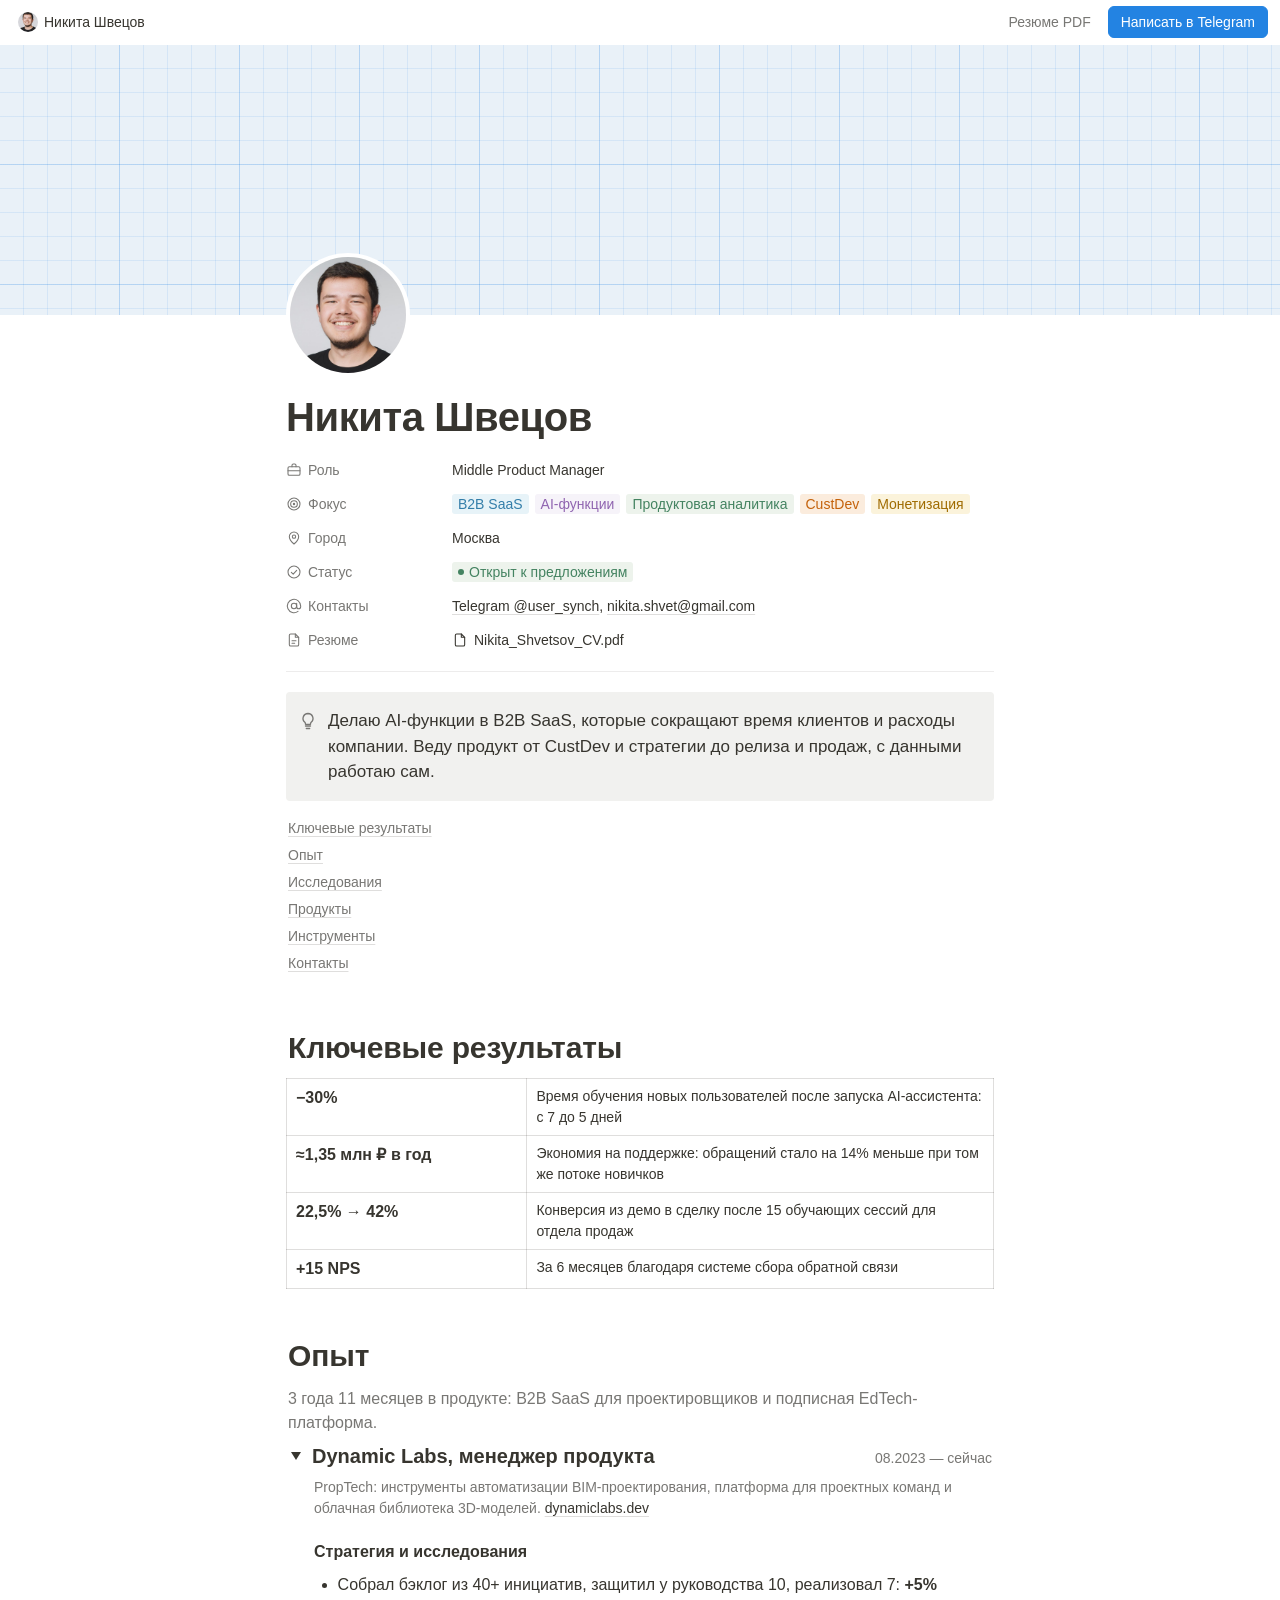
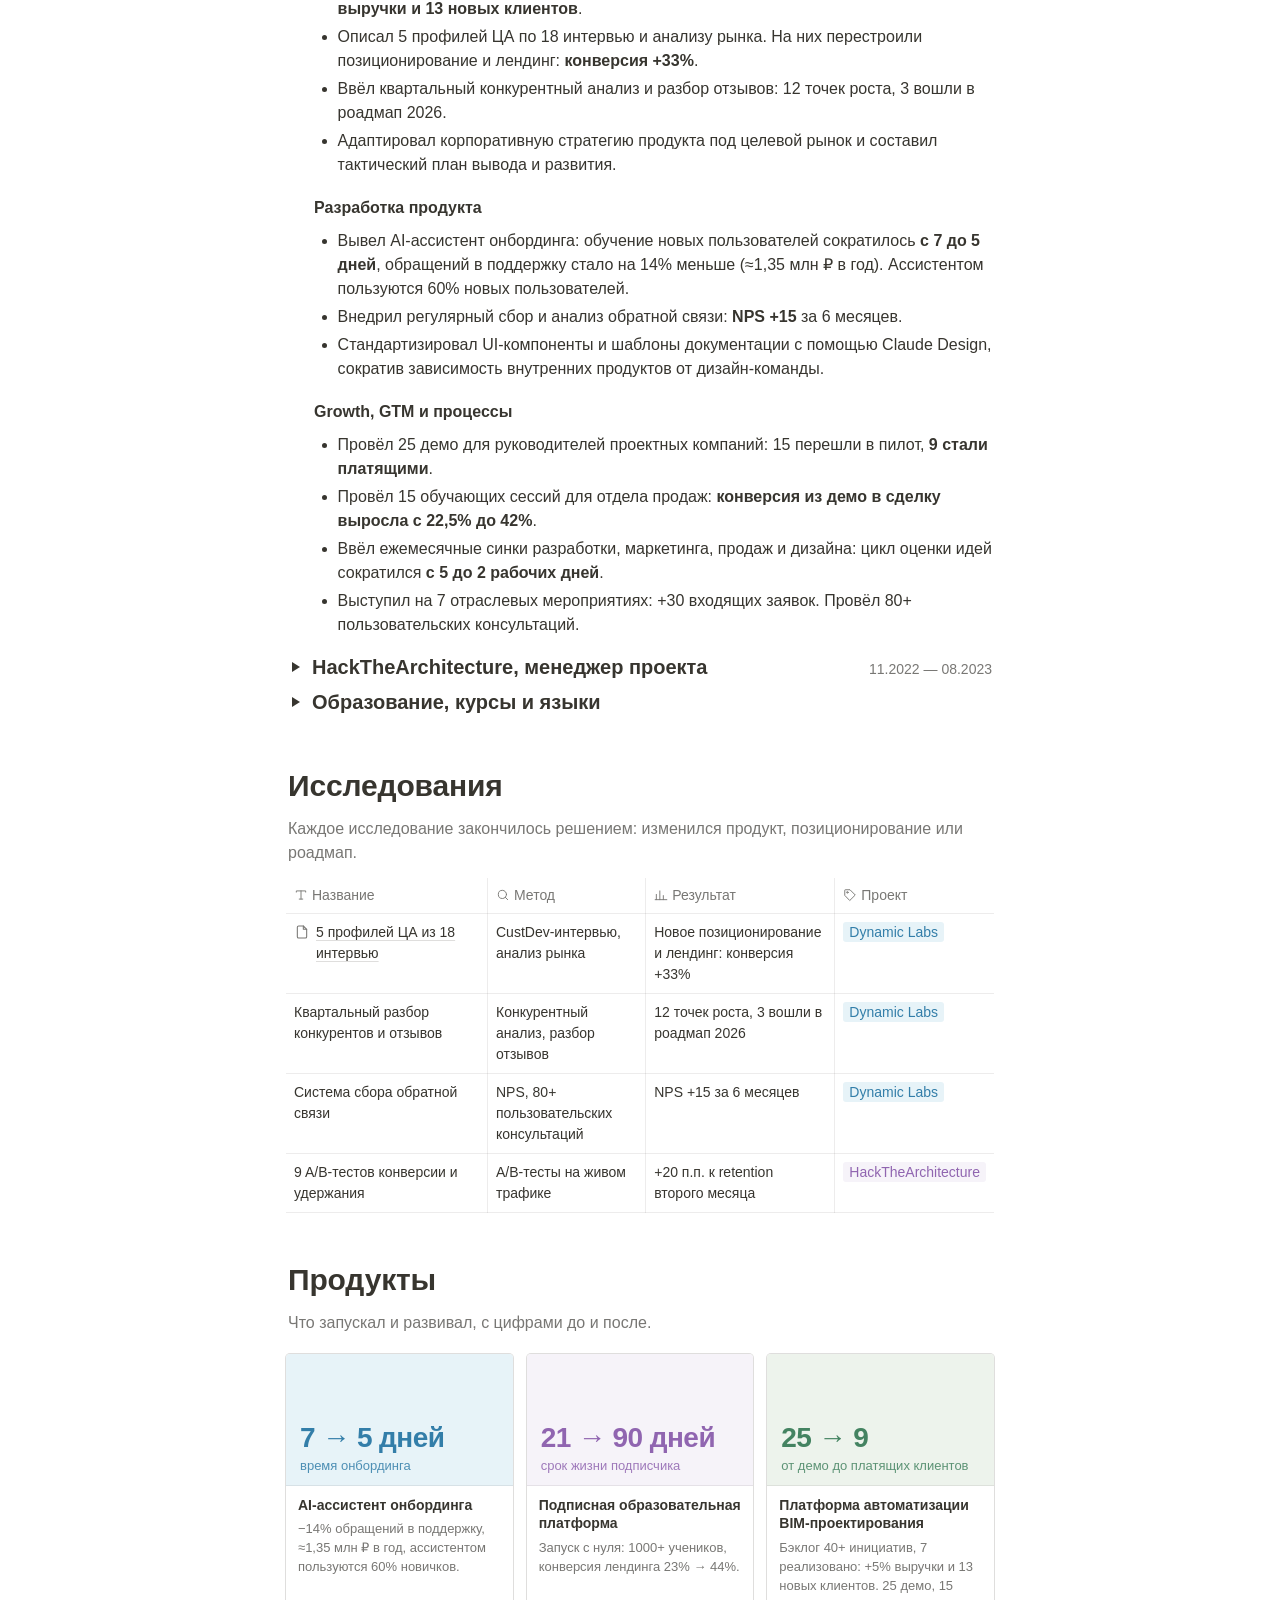
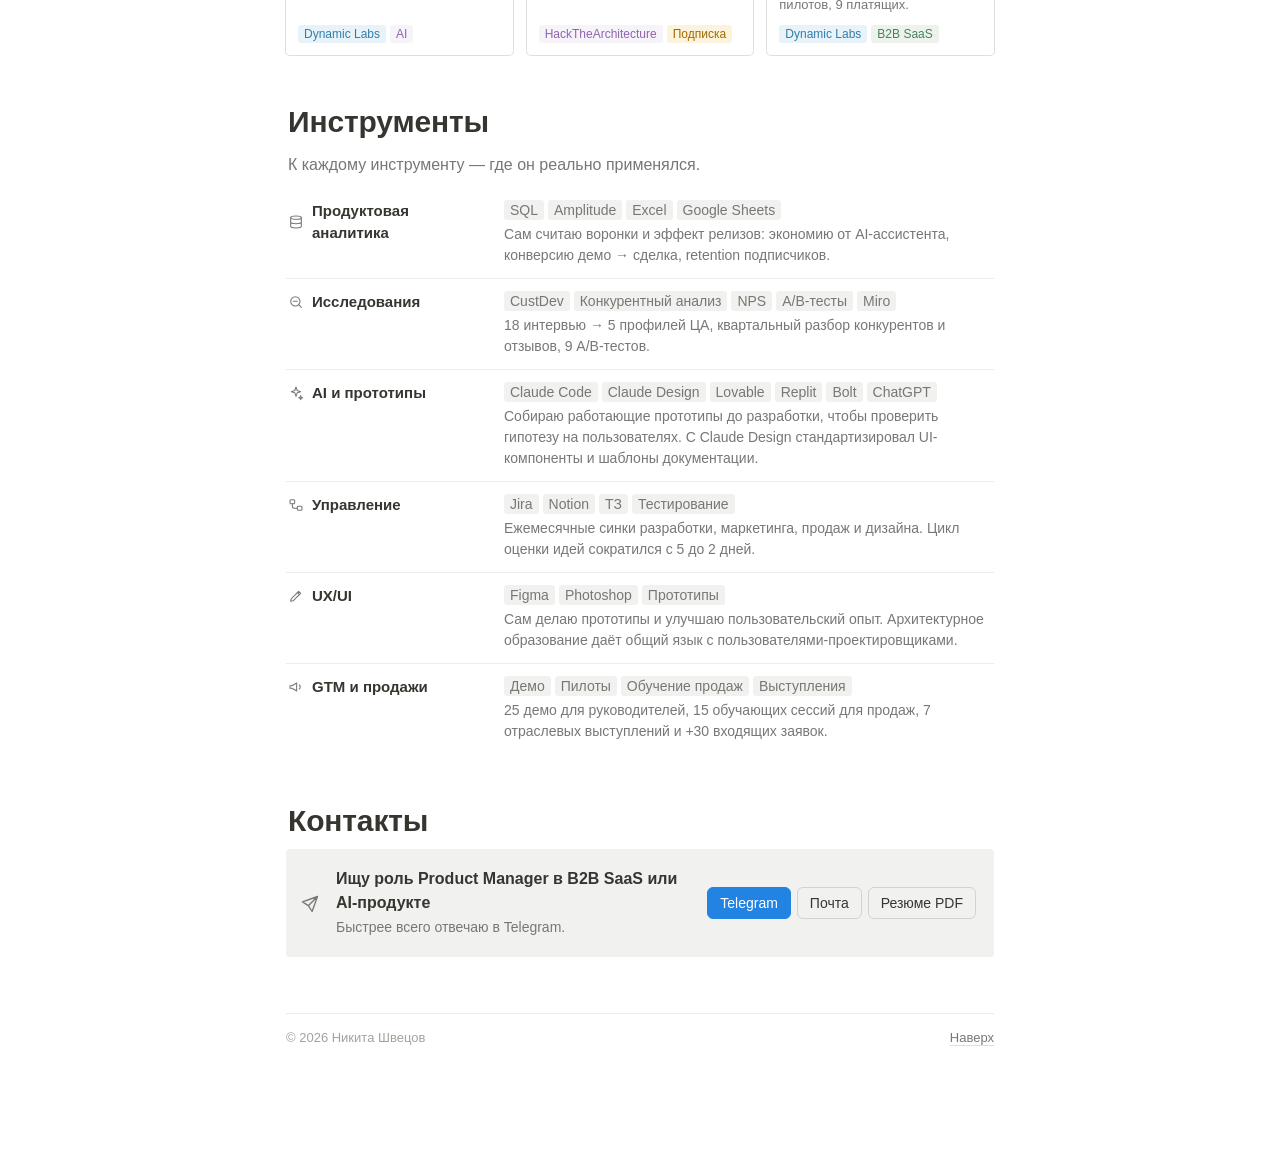
<file: index.html>
<!doctype html>
<html lang="ru">
<head>
  <meta charset="utf-8">
  <meta name="viewport" content="width=device-width, initial-scale=1">
  <title>Никита Швецов — Product Manager, B2B SaaS + AI</title>
  <meta name="description" content="Middle Product Manager в B2B SaaS. Делаю AI-функции, которые экономят время клиентов и деньги компании: −30% к времени онбординга, ≈1,35 млн ₽ экономии поддержки в год.">
  <link rel="canonical" href="https://nikita-shvet.github.io/">
  <link rel="icon" href="assets/favicon.svg" type="image/svg+xml">
  <meta name="theme-color" content="#ffffff" media="(prefers-color-scheme: light)">
  <meta name="theme-color" content="#191919" media="(prefers-color-scheme: dark)">

  <!-- Превью ссылки в Telegram / соцсетях -->
  <meta property="og:type" content="website">
  <meta property="og:locale" content="ru_RU">
  <meta property="og:title" content="Никита Швецов — Product Manager, B2B SaaS + AI">
  <meta property="og:description" content="Делаю AI-функции в B2B SaaS: −30% к времени онбординга, ≈1,35 млн ₽ экономии поддержки в год, конверсия демо → сделка 22,5% → 42%.">
  <meta property="og:url" content="https://nikita-shvet.github.io/">
  <meta property="og:image" content="https://nikita-shvet.github.io/assets/og.jpg">
  <meta property="og:image:width" content="1200">
  <meta property="og:image:height" content="630">
  <meta name="twitter:card" content="summary_large_image">

  <link rel="stylesheet" href="assets/style.css">

  <!-- Яндекс.Метрика: вставьте сюда код счётчика (см. README) -->
</head>
<body>
<svg width="0" height="0" style="position:absolute" aria-hidden="true">
  <symbol id="i-briefcase" viewBox="0 0 24 24"><rect x="3" y="7" width="18" height="13" rx="2"/><path d="M9 7V5a2 2 0 0 1 2-2h2a2 2 0 0 1 2 2v2M3 13h18"/></symbol>
  <symbol id="i-target" viewBox="0 0 24 24"><circle cx="12" cy="12" r="9"/><circle cx="12" cy="12" r="5"/><circle cx="12" cy="12" r="1"/></symbol>
  <symbol id="i-pin" viewBox="0 0 24 24"><path d="M12 21s-7-6.2-7-11a7 7 0 0 1 14 0c0 4.8-7 11-7 11z"/><circle cx="12" cy="10" r="2.5"/></symbol>
  <symbol id="i-status" viewBox="0 0 24 24"><circle cx="12" cy="12" r="9"/><path d="M8 12.5l2.8 2.8L16 9.5"/></symbol>
  <symbol id="i-at" viewBox="0 0 24 24"><circle cx="12" cy="12" r="4"/><path d="M16 8v5a3 3 0 0 0 6 0v-1a10 10 0 1 0-4 8"/></symbol>
  <symbol id="i-file" viewBox="0 0 24 24"><path d="M14 3H7a2 2 0 0 0-2 2v14a2 2 0 0 0 2 2h10a2 2 0 0 0 2-2V8z"/><path d="M14 3v5h5M9 13h6M9 17h4"/></symbol>
  <symbol id="i-bulb" viewBox="0 0 24 24"><path d="M9 18h6M10 21h4M12 3a6 6 0 0 0-3.8 10.6c.6.6.8 1.3.8 2.4h6c0-1.1.2-1.8.8-2.4A6 6 0 0 0 12 3z"/></symbol>
  <symbol id="i-send" viewBox="0 0 24 24"><path d="M21 3L10 14M21 3l-6.5 18-4.5-7-7-4.5z"/></symbol>
  <symbol id="i-text" viewBox="0 0 24 24"><path d="M4 7V5h16v2M12 5v14M9 19h6"/></symbol>
  <symbol id="i-method" viewBox="0 0 24 24"><circle cx="11" cy="11" r="7"/><path d="M20 20l-4-4"/></symbol>
  <symbol id="i-chart" viewBox="0 0 24 24"><path d="M4 20V11M10 20V5M16 20v-7M2 20h20"/></symbol>
  <symbol id="i-tag" viewBox="0 0 24 24"><path d="M3 12V4a1 1 0 0 1 1-1h8l9 9-9 9z"/><circle cx="7.5" cy="7.5" r="1.3"/></symbol>
  <symbol id="i-doc" viewBox="0 0 24 24"><path d="M14 3H7a2 2 0 0 0-2 2v14a2 2 0 0 0 2 2h10a2 2 0 0 0 2-2V8z"/><path d="M14 3v5h5"/></symbol>
  <symbol id="i-data" viewBox="0 0 24 24"><ellipse cx="12" cy="5.5" rx="8" ry="2.5"/><path d="M4 5.5v13c0 1.4 3.6 2.5 8 2.5s8-1.1 8-2.5v-13M4 12c0 1.4 3.6 2.5 8 2.5s8-1.1 8-2.5"/></symbol>
  <symbol id="i-search" viewBox="0 0 24 24"><circle cx="11" cy="11" r="7"/><path d="M20 20l-4-4M8 11h6"/></symbol>
  <symbol id="i-spark" viewBox="0 0 24 24"><path d="M12 3l1.8 5.2L19 10l-5.2 1.8L12 17l-1.8-5.2L5 10l5.2-1.8zM19 16l.8 2.2L22 19l-2.2.8L19 22l-.8-2.2L16 19l2.2-.8z"/></symbol>
  <symbol id="i-flow" viewBox="0 0 24 24"><rect x="3" y="4" width="7" height="6" rx="1.5"/><rect x="14" y="14" width="7" height="6" rx="1.5"/><path d="M6.5 10v4a3 3 0 0 0 3 3H14"/></symbol>
  <symbol id="i-pen" viewBox="0 0 24 24"><path d="M4 20l4-1 11-11-3-3L5 16z"/><path d="M14 7l3 3"/></symbol>
  <symbol id="i-mega" viewBox="0 0 24 24"><path d="M3 10v4h3l7 4V6L6 10zM17 9a4 4 0 0 1 0 6"/></symbol>
</svg>

<a class="skip" href="#content">К содержанию</a>

<header class="topbar" id="topbar">
  <nav class="crumbs" aria-label="Навигация">
    <a href="#top"><img src="assets/photo.jpg" alt="">Никита Швецов</a>
  </nav>
  <div class="actions">
    <a class="btn btn-ghost" href="assets/Nikita_Shvetsov_Product_Manager_CV.pdf" download>Резюме PDF</a>
    <a class="btn btn-primary" href="https://t.me/user_synch" target="_blank" rel="noopener">Написать в Telegram</a>
  </div>
</header>

<div class="cover" id="top" role="presentation"></div>

<main class="page" id="content">
  <img class="page-icon" src="assets/photo.jpg" width="640" height="800" alt="Никита Швецов">
  <h1 class="title">Никита Швецов</h1>

  <section class="props" aria-label="Коротко обо мне">
    <div class="prop"><div class="prop-key"><svg class="icon"><use href="#i-briefcase"/></svg>Роль</div><div class="prop-val">Middle Product Manager</div></div>
    <div class="prop"><div class="prop-key"><svg class="icon"><use href="#i-target"/></svg>Фокус</div>
      <div class="prop-val"><span class="tag blue">B2B SaaS</span><span class="tag purple">AI-функции</span><span class="tag green">Продуктовая аналитика</span><span class="tag orange">CustDev</span><span class="tag yellow">Монетизация</span></div></div>
    <div class="prop"><div class="prop-key"><svg class="icon"><use href="#i-pin"/></svg>Город</div><div class="prop-val">Москва</div></div>
    <div class="prop"><div class="prop-key"><svg class="icon"><use href="#i-status"/></svg>Статус</div><div class="prop-val"><span class="tag green"><span class="dot"></span>Открыт к предложениям</span></div></div>
    <div class="prop"><div class="prop-key"><svg class="icon"><use href="#i-at"/></svg>Контакты</div>
      <div class="prop-val"><span><a href="https://t.me/user_synch" target="_blank" rel="noopener">Telegram @user_synch</a>, <a href="mailto:nikita.shvet@gmail.com?subject=%D0%92%D0%B0%D0%BA%D0%B0%D0%BD%D1%81%D0%B8%D1%8F%20Product%20Manager">nikita.shvet@gmail.com</a></span></div></div>
    <div class="prop"><div class="prop-key"><svg class="icon"><use href="#i-file"/></svg>Резюме</div>
      <div class="prop-val"><a class="file-chip" href="assets/Nikita_Shvetsov_Product_Manager_CV.pdf" download><svg class="icon"><use href="#i-doc"/></svg>Nikita_Shvetsov_CV.pdf</a></div></div>
  </section>

  <div class="blocks">
    <div class="callout lead">
      <svg class="icon"><use href="#i-bulb"/></svg>
      <p>Делаю AI-функции в B2B SaaS, которые сокращают время клиентов и расходы компании. Веду продукт от CustDev и стратегии до релиза и продаж, с данными работаю сам.</p>
    </div>

    <nav class="toc" aria-label="Оглавление">
      <a href="#results">Ключевые результаты</a>
      <a href="#resume">Опыт</a>
      <a href="#research">Исследования</a>
      <a href="#products">Продукты</a>
      <a href="#tools">Инструменты</a>
      <a href="#contact">Контакты</a>
    </nav>

    <!-- ===== Результаты ===== -->
    <h2 id="results">Ключевые результаты</h2>
    <table class="simple-table">
      <tr><td>−30%</td><td>Время обучения новых пользователей после запуска AI-ассистента: с 7 до 5 дней</td></tr>
      <tr><td>≈1,35 млн ₽ в год</td><td>Экономия на поддержке: обращений стало на 14% меньше при том же потоке новичков</td></tr>
      <tr><td>22,5% → 42%</td><td>Конверсия из демо в сделку после 15 обучающих сессий для отдела продаж</td></tr>
      <tr><td>+15 NPS</td><td>За 6 месяцев благодаря системе сбора обратной связи</td></tr>
    </table>

    <!-- ===== Опыт ===== -->
    <h2 id="resume">Опыт</h2>
    <p class="muted">3 года 11 месяцев в продукте: B2B SaaS для проектировщиков и подписная EdTech-платформа.</p>

    <details class="toggle" open>
      <summary><span class="toggle-title">Dynamic Labs, менеджер продукта</span><span class="toggle-meta">08.2023 — сейчас</span></summary>
      <div class="toggle-body">
        <p class="sub">PropTech: инструменты автоматизации BIM-проектирования, платформа для проектных команд и облачная библиотека 3D-моделей. <a href="https://dynamiclabs.dev/" target="_blank" rel="noopener">dynamiclabs.dev</a></p>

        <h4>Стратегия и исследования</h4>
        <ul>
          <li>Собрал бэклог из 40+ инициатив, защитил у руководства 10, реализовал 7: <b>+5% выручки и 13 новых клиентов</b>.</li>
          <li>Описал 5 профилей ЦА по 18 интервью и анализу рынка. На них перестроили позиционирование и лендинг: <b>конверсия +33%</b>.</li>
          <li>Ввёл квартальный конкурентный анализ и разбор отзывов: 12 точек роста, 3 вошли в роадмап 2026.</li>
          <li>Адаптировал корпоративную стратегию продукта под целевой рынок и составил тактический план вывода и развития.</li>
        </ul>

        <h4>Разработка продукта</h4>
        <ul>
          <li>Вывел AI-ассистент онбординга: обучение новых пользователей сократилось <b>с 7 до 5 дней</b>, обращений в поддержку стало на 14% меньше (≈1,35 млн ₽ в год). Ассистентом пользуются 60% новых пользователей.</li>
          <li>Внедрил регулярный сбор и анализ обратной связи: <b>NPS +15</b> за 6 месяцев.</li>
          <li>Стандартизировал UI-компоненты и шаблоны документации с помощью Claude Design, сократив зависимость внутренних продуктов от дизайн-команды.</li>
        </ul>

        <h4>Growth, GTM и процессы</h4>
        <ul>
          <li>Провёл 25 демо для руководителей проектных компаний: 15 перешли в пилот, <b>9 стали платящими</b>.</li>
          <li>Провёл 15 обучающих сессий для отдела продаж: <b>конверсия из демо в сделку выросла с 22,5% до 42%</b>.</li>
          <li>Ввёл ежемесячные синки разработки, маркетинга, продаж и дизайна: цикл оценки идей сократился <b>с 5 до 2 рабочих дней</b>.</li>
          <li>Выступил на 7 отраслевых мероприятиях: +30 входящих заявок. Провёл 80+ пользовательских консультаций.</li>
        </ul>
      </div>
    </details>

    <details class="toggle">
      <summary><span class="toggle-title">HackTheArchitecture, менеджер проекта</span><span class="toggle-meta">11.2022 — 08.2023</span></summary>
      <div class="toggle-body">
        <p class="sub">EdTech: онлайн-курсы и подписочные программы по BIM и цифровому проектированию для архитекторов и инженеров.</p>
        <ul>
          <li>Запустил подписную платформу с нуля: средний срок жизни подписчика вырос <b>с 21 до 90 дней</b>, выручка — 220 тыс. ₽ в месяц.</li>
          <li>Привлёк 1000+ учеников почти без затрат на привлечение: контент и реферальная механика, конверсия регистрации в оплату ≈65%.</li>
          <li>Провёл 9 A/B-тестов конверсии и удержания: лучшие дали <b>+20 п.п. к retention второго месяца</b>.</li>
          <li>Переупаковал продукт и позиционирование: конверсия лендинга в оплату <b>с 23% до 44%</b>.</li>
          <li>Руководил кросс-функциональной командой из 9 человек. Удержал стоимость привлечения и запуска при росте базы вдвое.</li>
        </ul>
      </div>
    </details>

    <details class="toggle">
      <summary><span class="toggle-title">Образование, курсы и языки</span></summary>
      <div class="toggle-body">
        <ul>
          <li><b>Центральный университет</b>, магистратура «Продуктовый менеджмент», выпуск 2028</li>
          <li><b>Государственный университет по землеустройству</b>, бакалавриат «Архитектура», 2025</li>
          <li><b>Bang Bang Education</b>, курс «Продакт-менеджмент», 09.2025 — 09.2026</li>
          <li>Английский — B2</li>
        </ul>
      </div>
    </details>

    <!-- ===== Исследования ===== -->
    <h2 id="research">Исследования</h2>
    <p class="muted">Каждое исследование закончилось решением: изменился продукт, позиционирование или роадмап.</p>
    <div class="db db-scroll">
      <table class="db-table">
        <thead>
          <tr>
            <th><svg class="icon"><use href="#i-text"/></svg>Название</th>
            <th><svg class="icon"><use href="#i-method"/></svg>Метод</th>
            <th><svg class="icon"><use href="#i-chart"/></svg>Результат</th>
            <th><svg class="icon"><use href="#i-tag"/></svg>Проект</th>
          </tr>
        </thead>
        <tbody>
          <tr>
            <td class="name"><a href="cases/personas.html"><svg class="icon"><use href="#i-doc"/></svg><span>5 профилей ЦА из 18 интервью</span></a></td>
            <td>CustDev-интервью, анализ рынка</td>
            <td>Новое позиционирование и лендинг: конверсия +33%</td>
            <td><span class="tag blue">Dynamic Labs</span></td>
          </tr>
          <tr>
            <td class="name">Квартальный разбор конкурентов и отзывов</td>
            <td>Конкурентный анализ, разбор отзывов</td>
            <td>12 точек роста, 3 вошли в роадмап 2026</td>
            <td><span class="tag blue">Dynamic Labs</span></td>
          </tr>
          <tr>
            <td class="name">Система сбора обратной связи</td>
            <td>NPS, 80+ пользовательских консультаций</td>
            <td>NPS +15 за 6 месяцев</td>
            <td><span class="tag blue">Dynamic Labs</span></td>
          </tr>
          <tr>
            <td class="name">9 A/B-тестов конверсии и удержания</td>
            <td>A/B-тесты на живом трафике</td>
            <td>+20 п.п. к retention второго месяца</td>
            <td><span class="tag purple">HackTheArchitecture</span></td>
          </tr>
        </tbody>
      </table>
    </div>

    <!-- ===== Продукты ===== -->
    <h2 id="products">Продукты</h2>
    <p class="muted">Что запускал и развивал, с цифрами до и после.</p>
    <div class="gallery">
      <a class="g-card" href="cases/ai-onboarding.html">
        <div class="g-cover blue">7 → 5 дней<small>время онбординга</small></div>
        <div class="g-body">
          <div class="g-title">AI-ассистент онбординга</div>
          <div class="g-desc">−14% обращений в поддержку, ≈1,35 млн ₽ в год, ассистентом пользуются 60% новичков.</div>
          <div class="g-tags"><span class="tag blue">Dynamic Labs</span><span class="tag purple">AI</span></div>
        </div>
      </a>
      <a class="g-card" href="cases/subscription-platform.html">
        <div class="g-cover purple">21 → 90 дней<small>срок жизни подписчика</small></div>
        <div class="g-body">
          <div class="g-title">Подписная образовательная платформа</div>
          <div class="g-desc">Запуск с нуля: 1000+ учеников, конверсия лендинга 23% → 44%.</div>
          <div class="g-tags"><span class="tag purple">HackTheArchitecture</span><span class="tag yellow">Подписка</span></div>
        </div>
      </a>
      <div class="g-card">
        <div class="g-cover green">25 → 9<small>от демо до платящих клиентов</small></div>
        <div class="g-body">
          <div class="g-title">Платформа автоматизации BIM-проектирования</div>
          <div class="g-desc">Бэклог 40+ инициатив, 7 реализовано: +5% выручки и 13 новых клиентов. 25 демо, 15 пилотов, 9 платящих.</div>
          <div class="g-tags"><span class="tag blue">Dynamic Labs</span><span class="tag green">B2B SaaS</span></div>
        </div>
      </div>
    </div>

    <!-- ===== Инструменты ===== -->
    <h2 id="tools">Инструменты</h2>
    <p class="muted">К каждому инструменту — где он реально применялся.</p>
    <div class="db-list">
      <div class="db-row">
        <div class="row-title"><svg class="icon"><use href="#i-data"/></svg>Продуктовая аналитика</div>
        <div><div class="chips"><span class="tag">SQL</span><span class="tag">Amplitude</span><span class="tag">Excel</span><span class="tag">Google Sheets</span></div>
          <p>Сам считаю воронки и эффект релизов: экономию от AI-ассистента, конверсию демо → сделка, retention подписчиков.</p></div>
      </div>
      <div class="db-row">
        <div class="row-title"><svg class="icon"><use href="#i-search"/></svg>Исследования</div>
        <div><div class="chips"><span class="tag">CustDev</span><span class="tag">Конкурентный анализ</span><span class="tag">NPS</span><span class="tag">A/B-тесты</span><span class="tag">Miro</span></div>
          <p>18 интервью → 5 профилей ЦА, квартальный разбор конкурентов и отзывов, 9 A/B-тестов.</p></div>
      </div>
      <div class="db-row">
        <div class="row-title"><svg class="icon"><use href="#i-spark"/></svg>AI и прототипы</div>
        <div><div class="chips"><span class="tag">Claude Code</span><span class="tag">Claude Design</span><span class="tag">Lovable</span><span class="tag">Replit</span><span class="tag">Bolt</span><span class="tag">ChatGPT</span></div>
          <p>Собираю работающие прототипы до разработки, чтобы проверить гипотезу на пользователях. С Claude Design стандартизировал UI-компоненты и шаблоны документации.</p></div>
      </div>
      <div class="db-row">
        <div class="row-title"><svg class="icon"><use href="#i-flow"/></svg>Управление</div>
        <div><div class="chips"><span class="tag">Jira</span><span class="tag">Notion</span><span class="tag">ТЗ</span><span class="tag">Тестирование</span></div>
          <p>Ежемесячные синки разработки, маркетинга, продаж и дизайна. Цикл оценки идей сократился с 5 до 2 дней.</p></div>
      </div>
      <div class="db-row">
        <div class="row-title"><svg class="icon"><use href="#i-pen"/></svg>UX/UI</div>
        <div><div class="chips"><span class="tag">Figma</span><span class="tag">Photoshop</span><span class="tag">Прототипы</span></div>
          <p>Сам делаю прототипы и улучшаю пользовательский опыт. Архитектурное образование даёт общий язык с пользователями-проектировщиками.</p></div>
      </div>
      <div class="db-row">
        <div class="row-title"><svg class="icon"><use href="#i-mega"/></svg>GTM и продажи</div>
        <div><div class="chips"><span class="tag">Демо</span><span class="tag">Пилоты</span><span class="tag">Обучение продаж</span><span class="tag">Выступления</span></div>
          <p>25 демо для руководителей, 15 обучающих сессий для продаж, 7 отраслевых выступлений и +30 входящих заявок.</p></div>
      </div>
    </div>

    <!-- ===== Контакты ===== -->
    <h2 id="contact">Контакты</h2>
    <div class="callout contact-callout">
      <svg class="icon"><use href="#i-send"/></svg>
      <div class="text"><b>Ищу роль Product Manager в B2B SaaS или AI-продукте</b><span>Быстрее всего отвечаю в Telegram.</span></div>
      <div class="btns">
        <a class="btn btn-primary" href="https://t.me/user_synch" target="_blank" rel="noopener">Telegram</a>
        <a class="btn" href="mailto:nikita.shvet@gmail.com?subject=%D0%92%D0%B0%D0%BA%D0%B0%D0%BD%D1%81%D0%B8%D1%8F%20Product%20Manager">Почта</a>
        <a class="btn" href="assets/Nikita_Shvetsov_Product_Manager_CV.pdf" download>Резюме PDF</a>
      </div>
    </div>
  </div>

  <footer class="footer">
    <span>© 2026 Никита Швецов</span>
    <a href="#top">Наверх</a>
  </footer>
</main>

<script>
  (function () {
    var bar = document.getElementById('topbar');
    function onScroll() { bar.classList.toggle('scrolled', window.scrollY > 4); }
    window.addEventListener('scroll', onScroll, { passive: true });
    onScroll();
  })();
</script>
</body>
</html>
</file>
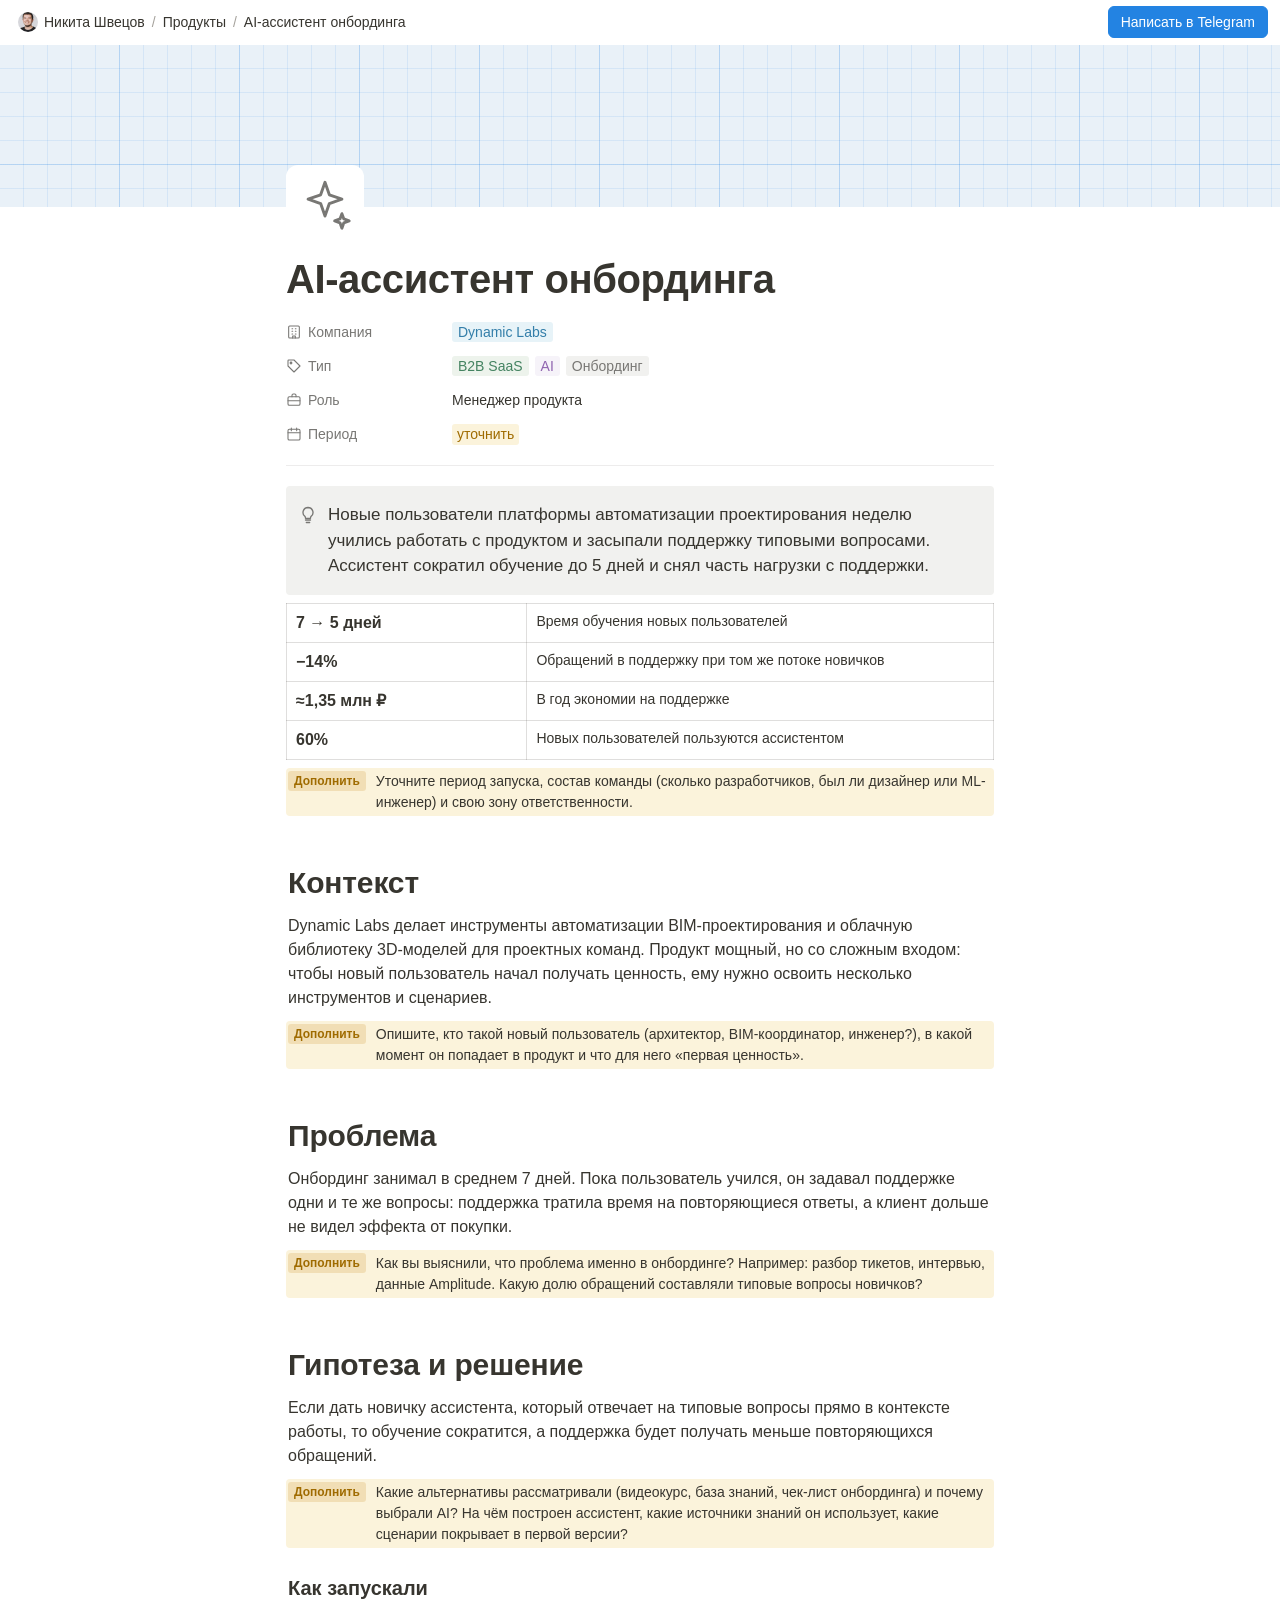
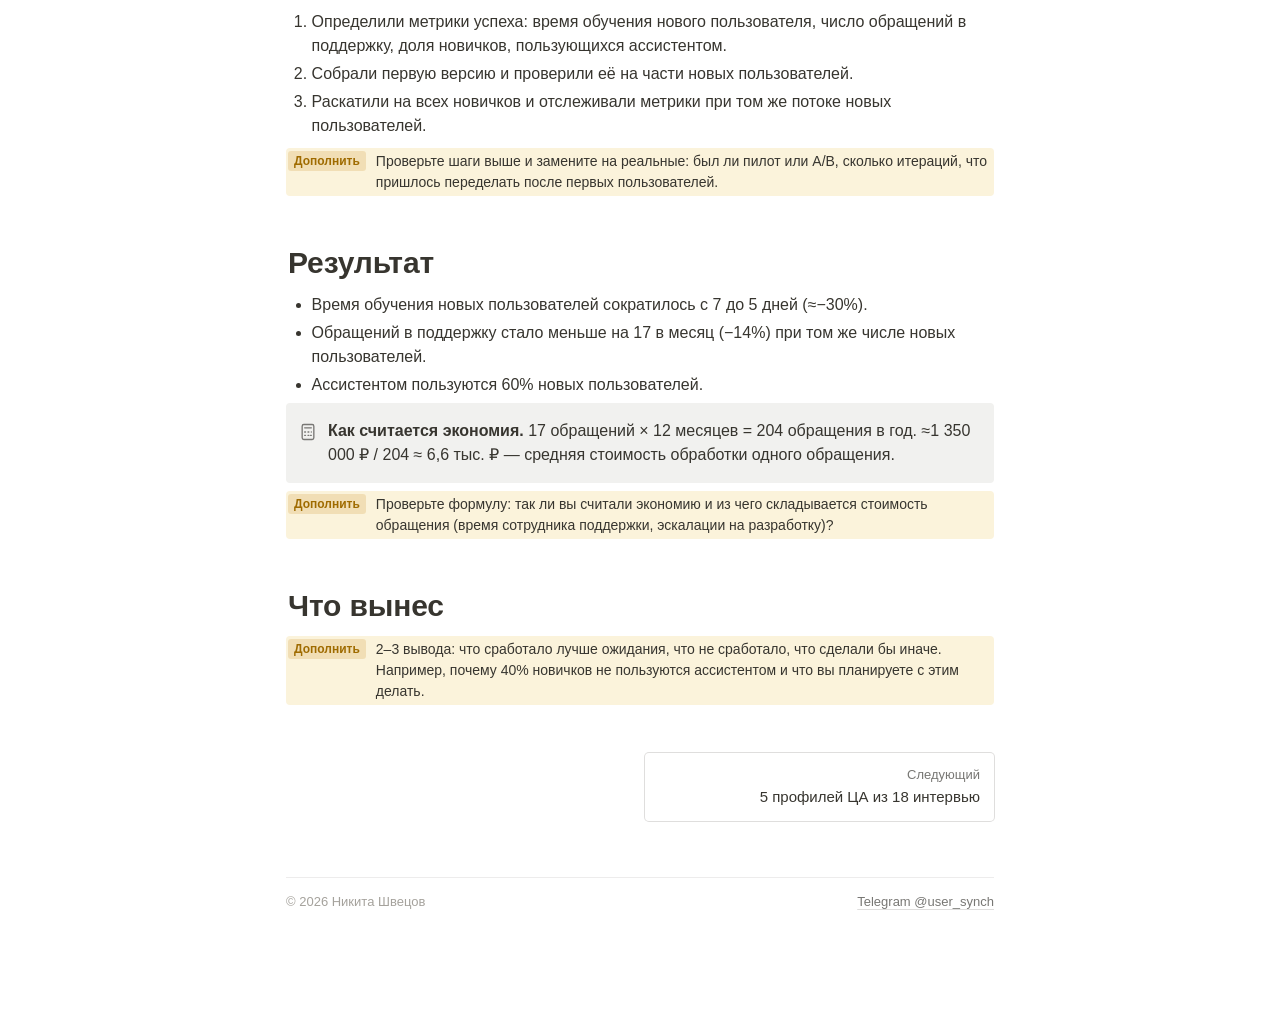
<file: cases/ai-onboarding.html>
<!doctype html>
<html lang="ru">
<head>
  <meta charset="utf-8">
  <meta name="viewport" content="width=device-width, initial-scale=1">
  <title>AI-ассистент онбординга — кейс Никиты Швецова</title>
  <meta name="description" content="Как AI-ассистент сократил обучение новых пользователей B2B-платформы с 7 до 5 дней и снизил нагрузку на поддержку на 14% (≈1,35 млн ₽ в год).">
  <link rel="canonical" href="https://nikita-shvet.github.io/cases/ai-onboarding.html">
  <link rel="icon" href="../assets/favicon.svg" type="image/svg+xml">
  <meta name="theme-color" content="#ffffff" media="(prefers-color-scheme: light)">
  <meta name="theme-color" content="#191919" media="(prefers-color-scheme: dark)">
  <meta property="og:type" content="article">
  <meta property="og:locale" content="ru_RU">
  <meta property="og:title" content="Кейс: AI-ассистент онбординга в B2B SaaS">
  <meta property="og:description" content="Как AI-ассистент сократил обучение новых пользователей B2B-платформы с 7 до 5 дней и снизил нагрузку на поддержку на 14% (≈1,35 млн ₽ в год).">
  <meta property="og:url" content="https://nikita-shvet.github.io/cases/ai-onboarding.html">
  <meta property="og:image" content="https://nikita-shvet.github.io/assets/og.jpg">
  <meta name="twitter:card" content="summary_large_image">
  <link rel="stylesheet" href="../assets/style.css">
</head>
<body>
<svg width="0" height="0" style="position:absolute" aria-hidden="true">
  <symbol id="i-building" viewBox="0 0 24 24"><rect x="4" y="3" width="16" height="18" rx="1.5"/><path d="M9 7h1M14 7h1M9 11h1M14 11h1M9 15h1M14 15h1M10 21v-3h4v3"/></symbol>
  <symbol id="i-briefcase" viewBox="0 0 24 24"><rect x="3" y="7" width="18" height="13" rx="2"/><path d="M9 7V5a2 2 0 0 1 2-2h2a2 2 0 0 1 2 2v2M3 13h18"/></symbol>
  <symbol id="i-calendar" viewBox="0 0 24 24"><rect x="3" y="5" width="18" height="16" rx="2"/><path d="M3 10h18M8 3v4M16 3v4"/></symbol>
  <symbol id="i-tag" viewBox="0 0 24 24"><path d="M3 12V4a1 1 0 0 1 1-1h8l9 9-9 9z"/><circle cx="7.5" cy="7.5" r="1.3"/></symbol>
  <symbol id="i-bulb" viewBox="0 0 24 24"><path d="M9 18h6M10 21h4M12 3a6 6 0 0 0-3.8 10.6c.6.6.8 1.3.8 2.4h6c0-1.1.2-1.8.8-2.4A6 6 0 0 0 12 3z"/></symbol>
  <symbol id="i-calc" viewBox="0 0 24 24"><rect x="5" y="3" width="14" height="18" rx="2"/><path d="M8 7h8M8 12h1M12 12h1M16 12h0M8 16h1M12 16h1M15 16h1"/></symbol>
  <symbol id="i-spark" viewBox="0 0 24 24"><path d="M12 3l1.8 5.2L19 10l-5.2 1.8L12 17l-1.8-5.2L5 10l5.2-1.8zM19 16l.8 2.2L22 19l-2.2.8L19 22l-.8-2.2L16 19l2.2-.8z"/></symbol>
  <symbol id="i-users" viewBox="0 0 24 24"><circle cx="9" cy="8" r="3.5"/><path d="M2.5 20a6.5 6.5 0 0 1 13 0M16 4.6a3.5 3.5 0 0 1 0 6.8M18 14.2a6.5 6.5 0 0 1 3.5 5.8"/></symbol>
  <symbol id="i-layers" viewBox="0 0 24 24"><path d="M12 3l9 5-9 5-9-5zM3 13l9 5 9-5M3 17.5l9 5 9-5"/></symbol>
</svg>

<a class="skip" href="#content">К содержанию</a>

<header class="topbar" id="topbar">
  <nav class="crumbs" aria-label="Навигация">
    <a href="../index.html"><img src="../assets/photo.jpg" alt="">Никита Швецов</a>
    <span class="sep hide-sm">/</span>
    <a class="hide-sm" href="../index.html#products">Продукты</a>
    <span class="sep hide-sm">/</span>
    <span class="hide-sm" aria-current="page">AI-ассистент онбординга</span>
  </nav>
  <div class="actions">
    <a class="btn btn-primary" href="https://t.me/user_synch" target="_blank" rel="noopener">Написать в Telegram</a>
  </div>
</header>

<div class="cover cover-sm" role="presentation"></div>

<main class="page" id="content">
  <div class="page-emoji"><svg class="icon"><use href="#i-spark"/></svg></div>
  <h1 class="title">AI-ассистент онбординга</h1>

  <section class="props" aria-label="О кейсе">
    <div class="prop"><div class="prop-key"><svg class="icon"><use href="#i-building"/></svg>Компания</div><div class="prop-val"><span class="tag blue">Dynamic Labs</span></div></div>
    <div class="prop"><div class="prop-key"><svg class="icon"><use href="#i-tag"/></svg>Тип</div><div class="prop-val"><span class="tag green">B2B SaaS</span><span class="tag purple">AI</span><span class="tag">Онбординг</span></div></div>
    <div class="prop"><div class="prop-key"><svg class="icon"><use href="#i-briefcase"/></svg>Роль</div><div class="prop-val">Менеджер продукта</div></div>
    <div class="prop"><div class="prop-key"><svg class="icon"><use href="#i-calendar"/></svg>Период</div><div class="prop-val"><span class="todo-inline">уточнить</span></div></div>
  </section>

  <div class="blocks">
    <div class="callout lead">
      <svg class="icon"><use href="#i-bulb"/></svg>
      <p>Новые пользователи платформы автоматизации проектирования неделю учились работать с продуктом и засыпали поддержку типовыми вопросами. Ассистент сократил обучение до 5 дней и снял часть нагрузки с поддержки.</p>
    </div>

    <table class="simple-table">
    <tr><td>7 → 5 дней</td><td>Время обучения новых пользователей</td></tr>
    <tr><td>−14%</td><td>Обращений в поддержку при том же потоке новичков</td></tr>
    <tr><td>≈1,35 млн ₽</td><td>В год экономии на поддержке</td></tr>
    <tr><td>60%</td><td>Новых пользователей пользуются ассистентом</td></tr>
    </table>

    <p class="todo">Уточните период запуска, состав команды (сколько разработчиков, был ли дизайнер или ML-инженер) и свою зону ответственности.</p>

    <h2>Контекст</h2>
    <p>Dynamic Labs делает инструменты автоматизации BIM-проектирования и облачную библиотеку 3D-моделей для проектных команд. Продукт мощный, но со сложным входом: чтобы новый пользователь начал получать ценность, ему нужно освоить несколько инструментов и сценариев.</p>
    <p class="todo">Опишите, кто такой новый пользователь (архитектор, BIM-координатор, инженер?), в какой момент он попадает в продукт и что для него «первая ценность».</p>

    <h2>Проблема</h2>
    <p>Онбординг занимал в среднем 7 дней. Пока пользователь учился, он задавал поддержке одни и те же вопросы: поддержка тратила время на повторяющиеся ответы, а клиент дольше не видел эффекта от покупки.</p>
    <p class="todo">Как вы выяснили, что проблема именно в онбординге? Например: разбор тикетов, интервью, данные Amplitude. Какую долю обращений составляли типовые вопросы новичков?</p>

    <h2>Гипотеза и решение</h2>
    <p>Если дать новичку ассистента, который отвечает на типовые вопросы прямо в контексте работы, то обучение сократится, а поддержка будет получать меньше повторяющихся обращений.</p>
    <p class="todo">Какие альтернативы рассматривали (видеокурс, база знаний, чек-лист онбординга) и почему выбрали AI? На чём построен ассистент, какие источники знаний он использует, какие сценарии покрывает в первой версии?</p>

    <h3>Как запускали</h3>
    <ol>
      <li>Определили метрики успеха: время обучения нового пользователя, число обращений в поддержку, доля новичков, пользующихся ассистентом.</li>
      <li>Собрали первую версию и проверили её на части новых пользователей.</li>
      <li>Раскатили на всех новичков и отслеживали метрики при том же потоке новых пользователей.</li>
    </ol>
    <p class="todo">Проверьте шаги выше и замените на реальные: был ли пилот или A/B, сколько итераций, что пришлось переделать после первых пользователей.</p>

    <h2>Результат</h2>
    <ul>
      <li>Время обучения новых пользователей сократилось с 7 до 5 дней (≈−30%).</li>
      <li>Обращений в поддержку стало меньше на 17 в месяц (−14%) при том же числе новых пользователей.</li>
      <li>Ассистентом пользуются 60% новых пользователей.</li>
    </ul>
    <div class="callout calc">
      <svg class="icon"><use href="#i-calc"/></svg>
      <p><b>Как считается экономия.</b> 17 обращений × 12 месяцев = 204 обращения в год. ≈1 350 000 ₽ / 204 ≈ 6,6 тыс. ₽ — средняя стоимость обработки одного обращения.</p>
    </div>
    <p class="todo">Проверьте формулу: так ли вы считали экономию и из чего складывается стоимость обращения (время сотрудника поддержки, эскалации на разработку)?</p>

    <h2>Что вынес</h2>
    <p class="todo">2–3 вывода: что сработало лучше ожидания, что не сработало, что сделали бы иначе. Например, почему 40% новичков не пользуются ассистентом и что вы планируете с этим делать.</p>
  </div>

  <nav class="pager" aria-label="Другие кейсы">
    <span></span>
    <a class="next" href="personas.html"><small>Следующий</small><b>5 профилей ЦА из 18 интервью</b></a>
  </nav>

  <footer class="footer">
    <span>© 2026 Никита Швецов</span>
    <a href="https://t.me/user_synch" target="_blank" rel="noopener">Telegram @user_synch</a>
  </footer>
</main>

<script>
  (function () {
    var bar = document.getElementById('topbar');
    function onScroll() { bar.classList.toggle('scrolled', window.scrollY > 4); }
    window.addEventListener('scroll', onScroll, { passive: true });
    onScroll();
  })();
</script>
</body>
</html>
</file>
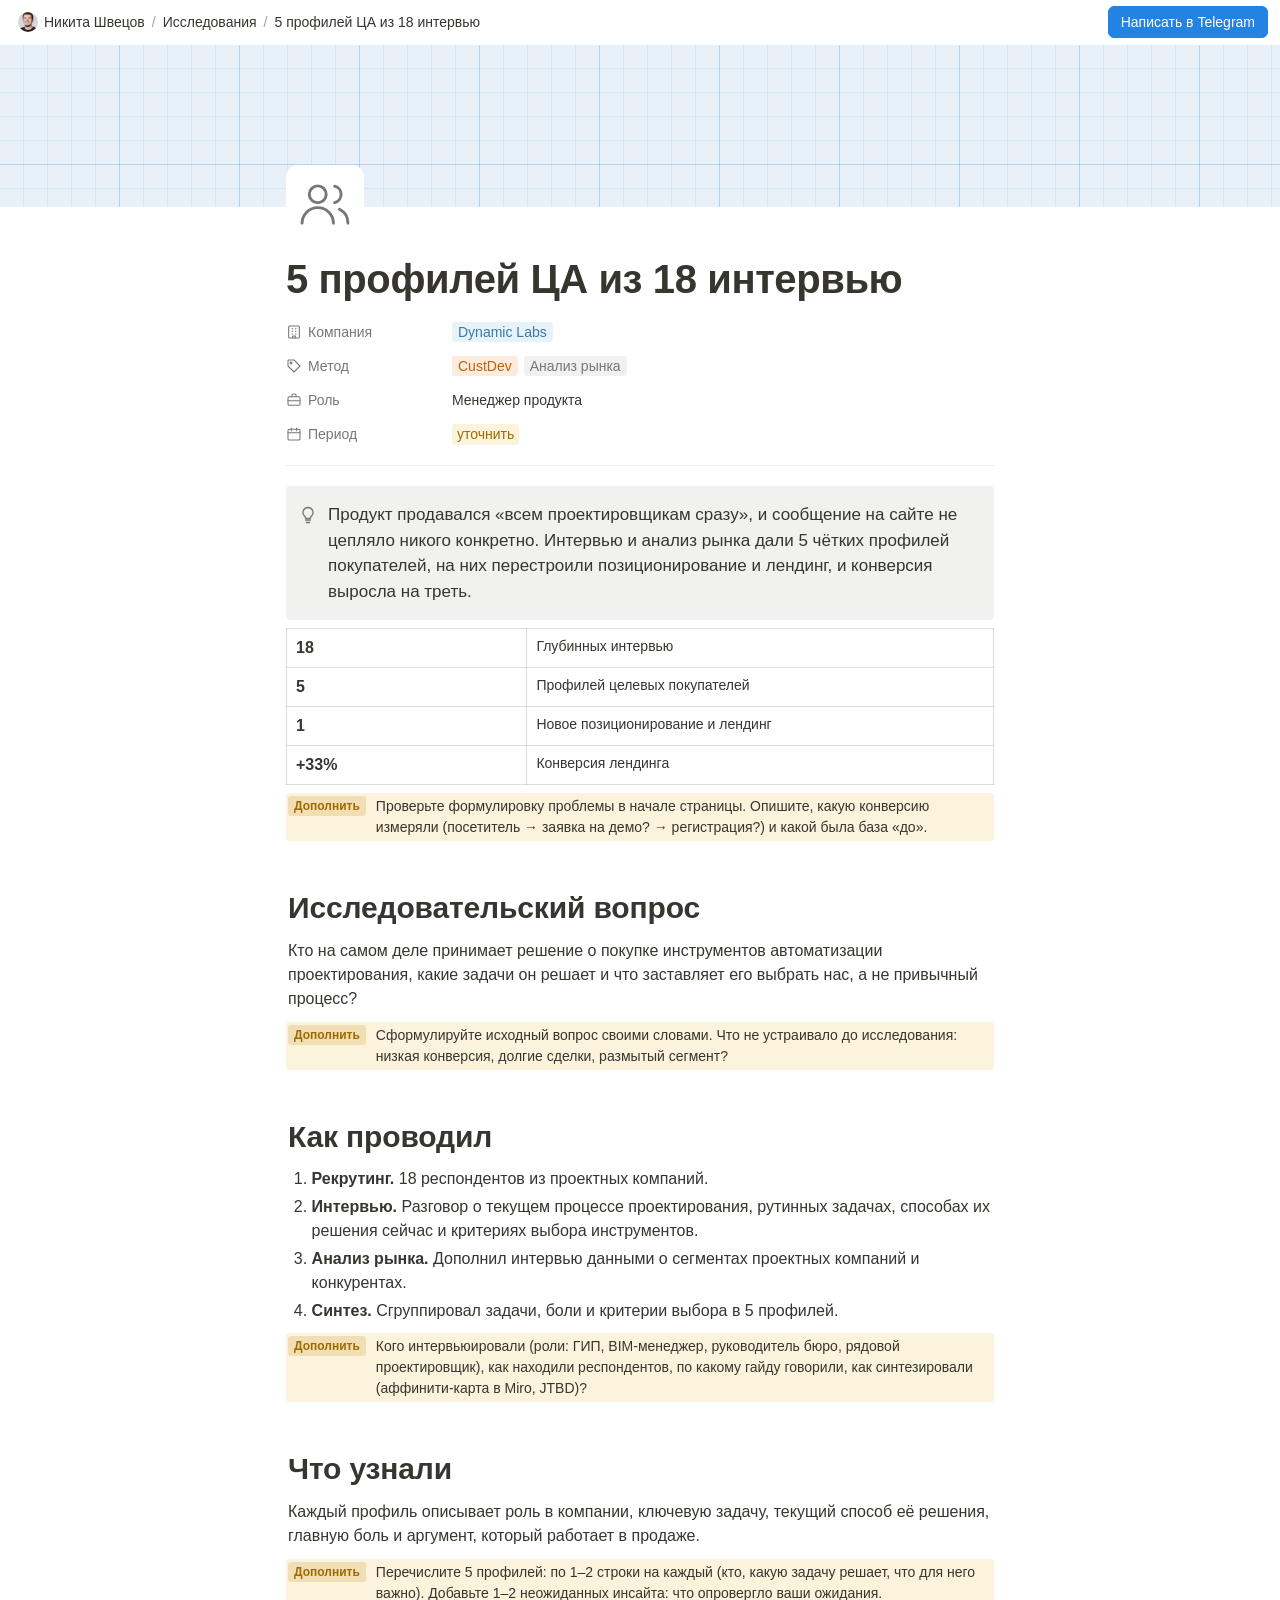
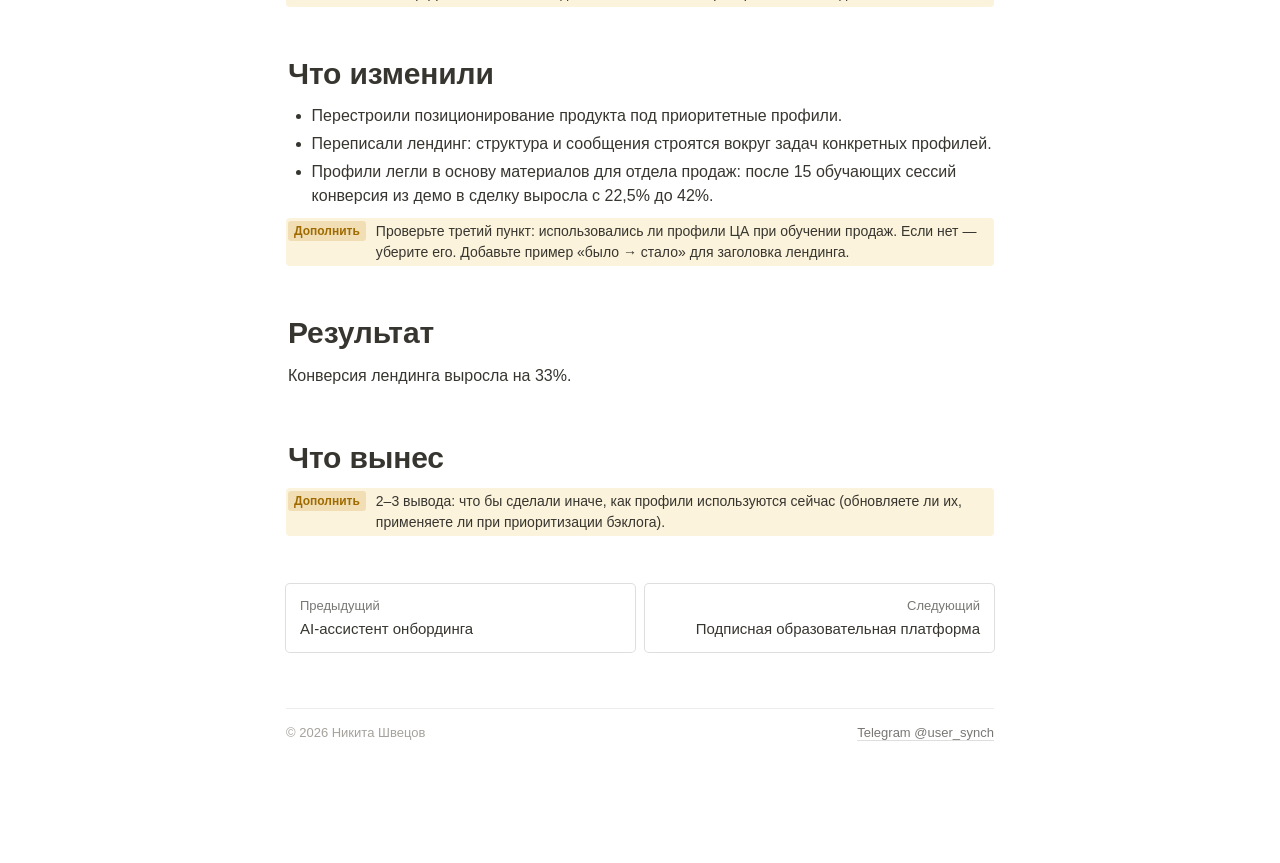
<file: cases/personas.html>
<!doctype html>
<html lang="ru">
<head>
  <meta charset="utf-8">
  <meta name="viewport" content="width=device-width, initial-scale=1">
  <title>5 профилей ЦА из 18 интервью — кейс Никиты Швецова</title>
  <meta name="description" content="Как 18 интервью и анализ рынка превратились в 5 профилей целевых покупателей, новое позиционирование и рост конверсии лендинга на 33%.">
  <link rel="canonical" href="https://nikita-shvet.github.io/cases/personas.html">
  <link rel="icon" href="../assets/favicon.svg" type="image/svg+xml">
  <meta name="theme-color" content="#ffffff" media="(prefers-color-scheme: light)">
  <meta name="theme-color" content="#191919" media="(prefers-color-scheme: dark)">
  <meta property="og:type" content="article">
  <meta property="og:locale" content="ru_RU">
  <meta property="og:title" content="Кейс: 5 профилей ЦА из 18 интервью → конверсия +33%">
  <meta property="og:description" content="Как 18 интервью и анализ рынка превратились в 5 профилей целевых покупателей, новое позиционирование и рост конверсии лендинга на 33%.">
  <meta property="og:url" content="https://nikita-shvet.github.io/cases/personas.html">
  <meta property="og:image" content="https://nikita-shvet.github.io/assets/og.jpg">
  <meta name="twitter:card" content="summary_large_image">
  <link rel="stylesheet" href="../assets/style.css">
</head>
<body>
<svg width="0" height="0" style="position:absolute" aria-hidden="true">
  <symbol id="i-building" viewBox="0 0 24 24"><rect x="4" y="3" width="16" height="18" rx="1.5"/><path d="M9 7h1M14 7h1M9 11h1M14 11h1M9 15h1M14 15h1M10 21v-3h4v3"/></symbol>
  <symbol id="i-briefcase" viewBox="0 0 24 24"><rect x="3" y="7" width="18" height="13" rx="2"/><path d="M9 7V5a2 2 0 0 1 2-2h2a2 2 0 0 1 2 2v2M3 13h18"/></symbol>
  <symbol id="i-calendar" viewBox="0 0 24 24"><rect x="3" y="5" width="18" height="16" rx="2"/><path d="M3 10h18M8 3v4M16 3v4"/></symbol>
  <symbol id="i-tag" viewBox="0 0 24 24"><path d="M3 12V4a1 1 0 0 1 1-1h8l9 9-9 9z"/><circle cx="7.5" cy="7.5" r="1.3"/></symbol>
  <symbol id="i-bulb" viewBox="0 0 24 24"><path d="M9 18h6M10 21h4M12 3a6 6 0 0 0-3.8 10.6c.6.6.8 1.3.8 2.4h6c0-1.1.2-1.8.8-2.4A6 6 0 0 0 12 3z"/></symbol>
  <symbol id="i-calc" viewBox="0 0 24 24"><rect x="5" y="3" width="14" height="18" rx="2"/><path d="M8 7h8M8 12h1M12 12h1M16 12h0M8 16h1M12 16h1M15 16h1"/></symbol>
  <symbol id="i-spark" viewBox="0 0 24 24"><path d="M12 3l1.8 5.2L19 10l-5.2 1.8L12 17l-1.8-5.2L5 10l5.2-1.8zM19 16l.8 2.2L22 19l-2.2.8L19 22l-.8-2.2L16 19l2.2-.8z"/></symbol>
  <symbol id="i-users" viewBox="0 0 24 24"><circle cx="9" cy="8" r="3.5"/><path d="M2.5 20a6.5 6.5 0 0 1 13 0M16 4.6a3.5 3.5 0 0 1 0 6.8M18 14.2a6.5 6.5 0 0 1 3.5 5.8"/></symbol>
  <symbol id="i-layers" viewBox="0 0 24 24"><path d="M12 3l9 5-9 5-9-5zM3 13l9 5 9-5M3 17.5l9 5 9-5"/></symbol>
</svg>

<a class="skip" href="#content">К содержанию</a>

<header class="topbar" id="topbar">
  <nav class="crumbs" aria-label="Навигация">
    <a href="../index.html"><img src="../assets/photo.jpg" alt="">Никита Швецов</a>
    <span class="sep hide-sm">/</span>
    <a class="hide-sm" href="../index.html#research">Исследования</a>
    <span class="sep hide-sm">/</span>
    <span class="hide-sm" aria-current="page">5 профилей ЦА из 18 интервью</span>
  </nav>
  <div class="actions">
    <a class="btn btn-primary" href="https://t.me/user_synch" target="_blank" rel="noopener">Написать в Telegram</a>
  </div>
</header>

<div class="cover cover-sm" role="presentation"></div>

<main class="page" id="content">
  <div class="page-emoji"><svg class="icon"><use href="#i-users"/></svg></div>
  <h1 class="title">5 профилей ЦА из 18 интервью</h1>

  <section class="props" aria-label="О кейсе">
    <div class="prop"><div class="prop-key"><svg class="icon"><use href="#i-building"/></svg>Компания</div><div class="prop-val"><span class="tag blue">Dynamic Labs</span></div></div>
    <div class="prop"><div class="prop-key"><svg class="icon"><use href="#i-tag"/></svg>Метод</div><div class="prop-val"><span class="tag orange">CustDev</span><span class="tag">Анализ рынка</span></div></div>
    <div class="prop"><div class="prop-key"><svg class="icon"><use href="#i-briefcase"/></svg>Роль</div><div class="prop-val">Менеджер продукта</div></div>
    <div class="prop"><div class="prop-key"><svg class="icon"><use href="#i-calendar"/></svg>Период</div><div class="prop-val"><span class="todo-inline">уточнить</span></div></div>
  </section>

  <div class="blocks">
    <div class="callout lead">
      <svg class="icon"><use href="#i-bulb"/></svg>
      <p>Продукт продавался «всем проектировщикам сразу», и сообщение на сайте не цепляло никого конкретно. Интервью и анализ рынка дали 5 чётких профилей покупателей, на них перестроили позиционирование и лендинг, и конверсия выросла на треть.</p>
    </div>

    <table class="simple-table">
    <tr><td>18</td><td>Глубинных интервью</td></tr>
    <tr><td>5</td><td>Профилей целевых покупателей</td></tr>
    <tr><td>1</td><td>Новое позиционирование и лендинг</td></tr>
    <tr><td>+33%</td><td>Конверсия лендинга</td></tr>
    </table>

    <p class="todo">Проверьте формулировку проблемы в начале страницы. Опишите, какую конверсию измеряли (посетитель → заявка на демо? → регистрация?) и какой была база «до».</p>

    <h2>Исследовательский вопрос</h2>
    <p>Кто на самом деле принимает решение о покупке инструментов автоматизации проектирования, какие задачи он решает и что заставляет его выбрать нас, а не привычный процесс?</p>
    <p class="todo">Сформулируйте исходный вопрос своими словами. Что не устраивало до исследования: низкая конверсия, долгие сделки, размытый сегмент?</p>

    <h2>Как проводил</h2>
    <ol>
      <li><b>Рекрутинг.</b> 18 респондентов из проектных компаний.</li>
      <li><b>Интервью.</b> Разговор о текущем процессе проектирования, рутинных задачах, способах их решения сейчас и критериях выбора инструментов.</li>
      <li><b>Анализ рынка.</b> Дополнил интервью данными о сегментах проектных компаний и конкурентах.</li>
      <li><b>Синтез.</b> Сгруппировал задачи, боли и критерии выбора в 5 профилей.</li>
    </ol>
    <p class="todo">Кого интервьюировали (роли: ГИП, BIM-менеджер, руководитель бюро, рядовой проектировщик), как находили респондентов, по какому гайду говорили, как синтезировали (аффинити-карта в Miro, JTBD)?</p>

    <h2>Что узнали</h2>
    <p>Каждый профиль описывает роль в компании, ключевую задачу, текущий способ её решения, главную боль и аргумент, который работает в продаже.</p>
    <p class="todo">Перечислите 5 профилей: по 1–2 строки на каждый (кто, какую задачу решает, что для него важно). Добавьте 1–2 неожиданных инсайта: что опровергло ваши ожидания.</p>

    <h2>Что изменили</h2>
    <ul>
      <li>Перестроили позиционирование продукта под приоритетные профили.</li>
      <li>Переписали лендинг: структура и сообщения строятся вокруг задач конкретных профилей.</li>
      <li>Профили легли в основу материалов для отдела продаж: после 15 обучающих сессий конверсия из демо в сделку выросла с 22,5% до 42%.</li>
    </ul>
    <p class="todo">Проверьте третий пункт: использовались ли профили ЦА при обучении продаж. Если нет — уберите его. Добавьте пример «было → стало» для заголовка лендинга.</p>

    <h2>Результат</h2>
    <p>Конверсия лендинга выросла на 33%.</p>

    <h2>Что вынес</h2>
    <p class="todo">2–3 вывода: что бы сделали иначе, как профили используются сейчас (обновляете ли их, применяете ли при приоритизации бэклога).</p>
  </div>

  <nav class="pager" aria-label="Другие кейсы">
    <a class="prev" href="ai-onboarding.html"><small>Предыдущий</small><b>AI-ассистент онбординга</b></a>
    <a class="next" href="subscription-platform.html"><small>Следующий</small><b>Подписная образовательная платформа</b></a>
  </nav>

  <footer class="footer">
    <span>© 2026 Никита Швецов</span>
    <a href="https://t.me/user_synch" target="_blank" rel="noopener">Telegram @user_synch</a>
  </footer>
</main>

<script>
  (function () {
    var bar = document.getElementById('topbar');
    function onScroll() { bar.classList.toggle('scrolled', window.scrollY > 4); }
    window.addEventListener('scroll', onScroll, { passive: true });
    onScroll();
  })();
</script>
</body>
</html>
</file>
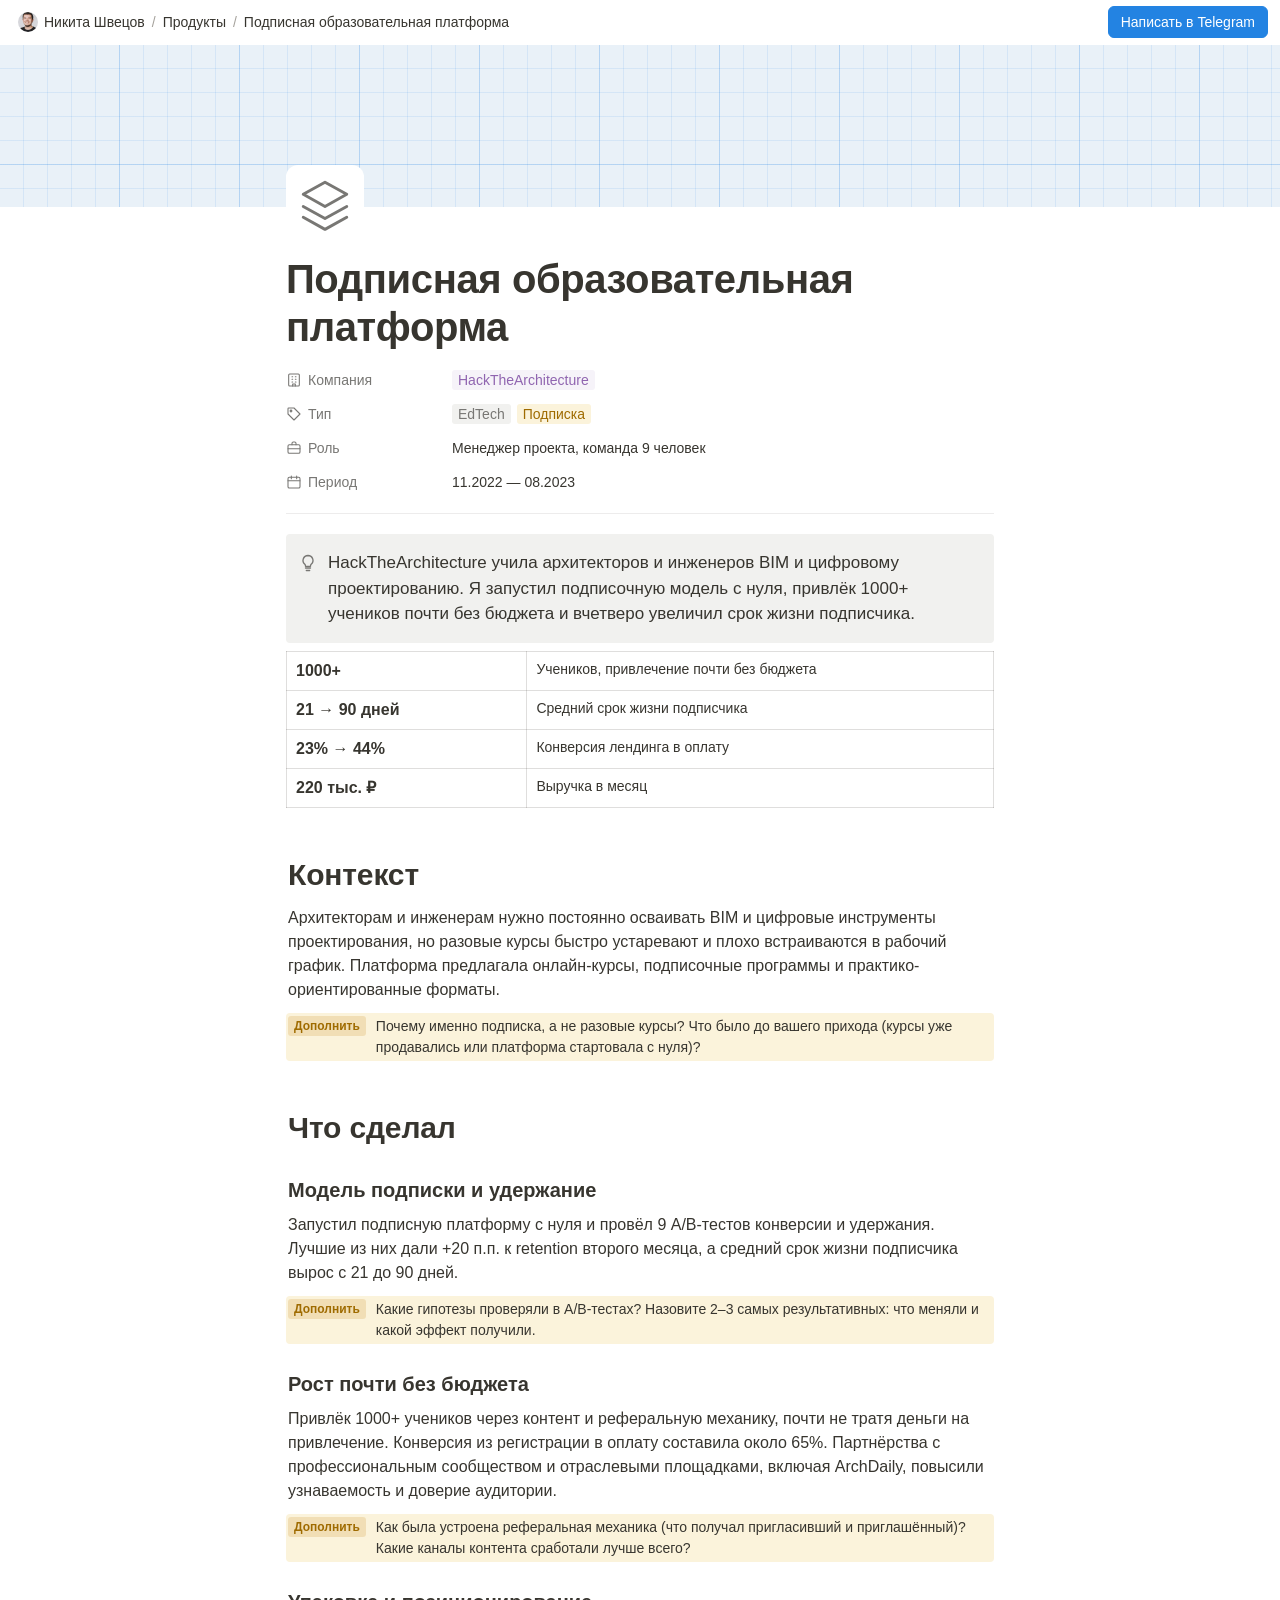
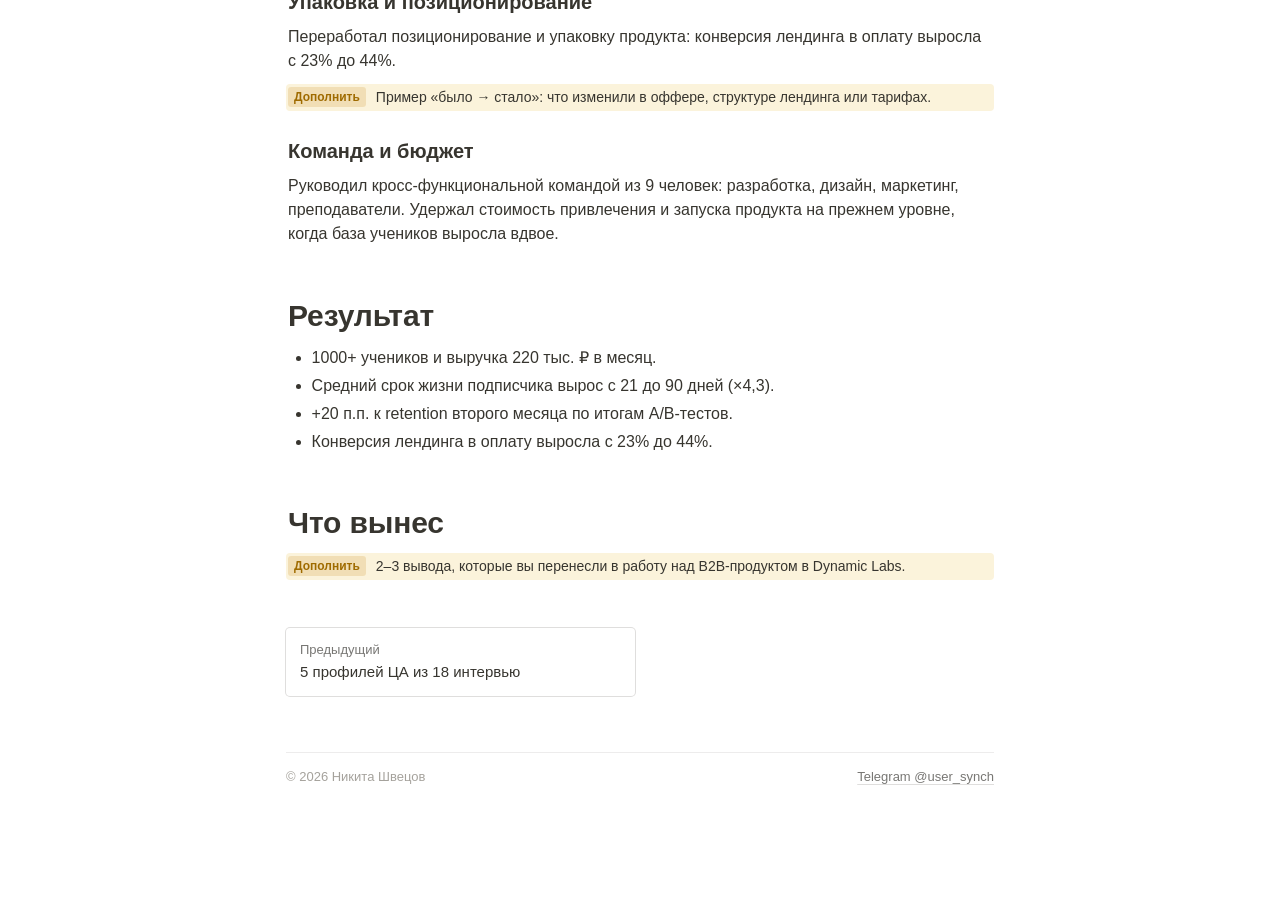
<file: cases/subscription-platform.html>
<!doctype html>
<html lang="ru">
<head>
  <meta charset="utf-8">
  <meta name="viewport" content="width=device-width, initial-scale=1">
  <title>Подписная образовательная платформа — кейс Никиты Швецова</title>
  <meta name="description" content="Запуск подписной образовательной платформы для архитекторов с нуля: 1000+ учеников, срок жизни подписчика 21 → 90 дней, конверсия лендинга 23% → 44%.">
  <link rel="canonical" href="https://nikita-shvet.github.io/cases/subscription-platform.html">
  <link rel="icon" href="../assets/favicon.svg" type="image/svg+xml">
  <meta name="theme-color" content="#ffffff" media="(prefers-color-scheme: light)">
  <meta name="theme-color" content="#191919" media="(prefers-color-scheme: dark)">
  <meta property="og:type" content="article">
  <meta property="og:locale" content="ru_RU">
  <meta property="og:title" content="Кейс: подписная EdTech-платформа с нуля до 1000+ учеников">
  <meta property="og:description" content="Запуск подписной образовательной платформы для архитекторов с нуля: 1000+ учеников, срок жизни подписчика 21 → 90 дней, конверсия лендинга 23% → 44%.">
  <meta property="og:url" content="https://nikita-shvet.github.io/cases/subscription-platform.html">
  <meta property="og:image" content="https://nikita-shvet.github.io/assets/og.jpg">
  <meta name="twitter:card" content="summary_large_image">
  <link rel="stylesheet" href="../assets/style.css">
</head>
<body>
<svg width="0" height="0" style="position:absolute" aria-hidden="true">
  <symbol id="i-building" viewBox="0 0 24 24"><rect x="4" y="3" width="16" height="18" rx="1.5"/><path d="M9 7h1M14 7h1M9 11h1M14 11h1M9 15h1M14 15h1M10 21v-3h4v3"/></symbol>
  <symbol id="i-briefcase" viewBox="0 0 24 24"><rect x="3" y="7" width="18" height="13" rx="2"/><path d="M9 7V5a2 2 0 0 1 2-2h2a2 2 0 0 1 2 2v2M3 13h18"/></symbol>
  <symbol id="i-calendar" viewBox="0 0 24 24"><rect x="3" y="5" width="18" height="16" rx="2"/><path d="M3 10h18M8 3v4M16 3v4"/></symbol>
  <symbol id="i-tag" viewBox="0 0 24 24"><path d="M3 12V4a1 1 0 0 1 1-1h8l9 9-9 9z"/><circle cx="7.5" cy="7.5" r="1.3"/></symbol>
  <symbol id="i-bulb" viewBox="0 0 24 24"><path d="M9 18h6M10 21h4M12 3a6 6 0 0 0-3.8 10.6c.6.6.8 1.3.8 2.4h6c0-1.1.2-1.8.8-2.4A6 6 0 0 0 12 3z"/></symbol>
  <symbol id="i-calc" viewBox="0 0 24 24"><rect x="5" y="3" width="14" height="18" rx="2"/><path d="M8 7h8M8 12h1M12 12h1M16 12h0M8 16h1M12 16h1M15 16h1"/></symbol>
  <symbol id="i-spark" viewBox="0 0 24 24"><path d="M12 3l1.8 5.2L19 10l-5.2 1.8L12 17l-1.8-5.2L5 10l5.2-1.8zM19 16l.8 2.2L22 19l-2.2.8L19 22l-.8-2.2L16 19l2.2-.8z"/></symbol>
  <symbol id="i-users" viewBox="0 0 24 24"><circle cx="9" cy="8" r="3.5"/><path d="M2.5 20a6.5 6.5 0 0 1 13 0M16 4.6a3.5 3.5 0 0 1 0 6.8M18 14.2a6.5 6.5 0 0 1 3.5 5.8"/></symbol>
  <symbol id="i-layers" viewBox="0 0 24 24"><path d="M12 3l9 5-9 5-9-5zM3 13l9 5 9-5M3 17.5l9 5 9-5"/></symbol>
</svg>

<a class="skip" href="#content">К содержанию</a>

<header class="topbar" id="topbar">
  <nav class="crumbs" aria-label="Навигация">
    <a href="../index.html"><img src="../assets/photo.jpg" alt="">Никита Швецов</a>
    <span class="sep hide-sm">/</span>
    <a class="hide-sm" href="../index.html#products">Продукты</a>
    <span class="sep hide-sm">/</span>
    <span class="hide-sm" aria-current="page">Подписная образовательная платформа</span>
  </nav>
  <div class="actions">
    <a class="btn btn-primary" href="https://t.me/user_synch" target="_blank" rel="noopener">Написать в Telegram</a>
  </div>
</header>

<div class="cover cover-sm" role="presentation"></div>

<main class="page" id="content">
  <div class="page-emoji"><svg class="icon"><use href="#i-layers"/></svg></div>
  <h1 class="title">Подписная образовательная платформа</h1>

  <section class="props" aria-label="О кейсе">
    <div class="prop"><div class="prop-key"><svg class="icon"><use href="#i-building"/></svg>Компания</div><div class="prop-val"><span class="tag purple">HackTheArchitecture</span></div></div>
    <div class="prop"><div class="prop-key"><svg class="icon"><use href="#i-tag"/></svg>Тип</div><div class="prop-val"><span class="tag">EdTech</span><span class="tag yellow">Подписка</span></div></div>
    <div class="prop"><div class="prop-key"><svg class="icon"><use href="#i-briefcase"/></svg>Роль</div><div class="prop-val">Менеджер проекта, команда 9 человек</div></div>
    <div class="prop"><div class="prop-key"><svg class="icon"><use href="#i-calendar"/></svg>Период</div><div class="prop-val">11.2022 — 08.2023</div></div>
  </section>

  <div class="blocks">
    <div class="callout lead">
      <svg class="icon"><use href="#i-bulb"/></svg>
      <p>HackTheArchitecture учила архитекторов и инженеров BIM и цифровому проектированию. Я запустил подписочную модель с нуля, привлёк 1000+ учеников почти без бюджета и вчетверо увеличил срок жизни подписчика.</p>
    </div>

    <table class="simple-table">
    <tr><td>1000+</td><td>Учеников, привлечение почти без бюджета</td></tr>
    <tr><td>21 → 90 дней</td><td>Средний срок жизни подписчика</td></tr>
    <tr><td>23% → 44%</td><td>Конверсия лендинга в оплату</td></tr>
    <tr><td>220 тыс. ₽</td><td>Выручка в месяц</td></tr>
    </table>

    <h2>Контекст</h2>
    <p>Архитекторам и инженерам нужно постоянно осваивать BIM и цифровые инструменты проектирования, но разовые курсы быстро устаревают и плохо встраиваются в рабочий график. Платформа предлагала онлайн-курсы, подписочные программы и практико-ориентированные форматы.</p>
    <p class="todo">Почему именно подписка, а не разовые курсы? Что было до вашего прихода (курсы уже продавались или платформа стартовала с нуля)?</p>

    <h2>Что сделал</h2>
    <h3>Модель подписки и удержание</h3>
    <p>Запустил подписную платформу с нуля и провёл 9 A/B-тестов конверсии и удержания. Лучшие из них дали +20 п.п. к retention второго месяца, а средний срок жизни подписчика вырос с 21 до 90 дней.</p>
    <p class="todo">Какие гипотезы проверяли в A/B-тестах? Назовите 2–3 самых результативных: что меняли и какой эффект получили.</p>

    <h3>Рост почти без бюджета</h3>
    <p>Привлёк 1000+ учеников через контент и реферальную механику, почти не тратя деньги на привлечение. Конверсия из регистрации в оплату составила около 65%. Партнёрства с профессиональным сообществом и отраслевыми площадками, включая ArchDaily, повысили узнаваемость и доверие аудитории.</p>
    <p class="todo">Как была устроена реферальная механика (что получал пригласивший и приглашённый)? Какие каналы контента сработали лучше всего?</p>

    <h3>Упаковка и позиционирование</h3>
    <p>Переработал позиционирование и упаковку продукта: конверсия лендинга в оплату выросла с 23% до 44%.</p>
    <p class="todo">Пример «было → стало»: что изменили в оффере, структуре лендинга или тарифах.</p>

    <h3>Команда и бюджет</h3>
    <p>Руководил кросс-функциональной командой из 9 человек: разработка, дизайн, маркетинг, преподаватели. Удержал стоимость привлечения и запуска продукта на прежнем уровне, когда база учеников выросла вдвое.</p>

    <h2>Результат</h2>
    <ul>
      <li>1000+ учеников и выручка 220 тыс. ₽ в месяц.</li>
      <li>Средний срок жизни подписчика вырос с 21 до 90 дней (×4,3).</li>
      <li>+20 п.п. к retention второго месяца по итогам A/B-тестов.</li>
      <li>Конверсия лендинга в оплату выросла с 23% до 44%.</li>
    </ul>

    <h2>Что вынес</h2>
    <p class="todo">2–3 вывода, которые вы перенесли в работу над B2B-продуктом в Dynamic Labs.</p>
  </div>

  <nav class="pager" aria-label="Другие кейсы">
    <a class="prev" href="personas.html"><small>Предыдущий</small><b>5 профилей ЦА из 18 интервью</b></a>
    <span></span>
  </nav>

  <footer class="footer">
    <span>© 2026 Никита Швецов</span>
    <a href="https://t.me/user_synch" target="_blank" rel="noopener">Telegram @user_synch</a>
  </footer>
</main>

<script>
  (function () {
    var bar = document.getElementById('topbar');
    function onScroll() { bar.classList.toggle('scrolled', window.scrollY > 4); }
    window.addEventListener('scroll', onScroll, { passive: true });
    onScroll();
  })();
</script>
</body>
</html>
</file>
<file: assets/style.css>
/* =========================================================
   Сайт как Notion-страница: обложка, иконка, свойства,
   выноски, переключатели, таблицы и галерея.
   ========================================================= */

:root {
  --text: #37352f;
  --text-2: #787774;
  --text-3: #a5a29c;
  --bg: #ffffff;
  --bg-soft: #f7f6f3;
  --bg-callout: #f1f1ef;
  --hover: rgba(55, 53, 47, .06);
  --line: rgba(55, 53, 47, .09);
  --line-strong: rgba(55, 53, 47, .16);
  --blue: #2383e2;
  --blue-hover: #0077d4;
  --link: #37352f;

  /* Цвета тегов Notion */
  --tag-gray-bg: #f1f1ef;   --tag-gray: #787774;
  --tag-blue-bg: #e7f3f8;   --tag-blue: #337ea9;
  --tag-green-bg: #edf3ec;  --tag-green: #448361;
  --tag-yellow-bg: #fbf3db; --tag-yellow: #9f6b00;
  --tag-purple-bg: #f6f3f9; --tag-purple: #9065b0;
  --tag-orange-bg: #fbecdd; --tag-orange: #c4620b;

  /* Обложка: чертёжная сетка */
  --cover-bg: #e9f1f8;
  --cover-line: rgba(35, 131, 226, .10);
  --cover-line-strong: rgba(35, 131, 226, .18);

  --page: 708px;
  --gutter: 96px;
  --radius: 4px;
  --font: ui-sans-serif, -apple-system, BlinkMacSystemFont, "Segoe UI", "Helvetica Neue", Helvetica, Arial, sans-serif;
  color-scheme: light dark;
}

@media (prefers-color-scheme: dark) {
  :root {
    --text: rgba(255, 255, 255, .86);
    --text-2: #9b9b9b;
    --text-3: #6f6f6f;
    --bg: #191919;
    --bg-soft: #202020;
    --bg-callout: #252525;
    --hover: rgba(255, 255, 255, .055);
    --line: rgba(255, 255, 255, .09);
    --line-strong: rgba(255, 255, 255, .16);
    --blue: #2f8ae6;
    --blue-hover: #4a9bec;
    --link: rgba(255, 255, 255, .86);

    --tag-gray-bg: #2f2f2f;   --tag-gray: #9b9b9b;
    --tag-blue-bg: #1f3646;   --tag-blue: #6cb4e0;
    --tag-green-bg: #233a2c;  --tag-green: #6fbf8b;
    --tag-yellow-bg: #3d3420; --tag-yellow: #e2b65a;
    --tag-purple-bg: #352a40; --tag-purple: #b996d8;
    --tag-orange-bg: #3f2c1c; --tag-orange: #e59a54;

    --cover-bg: #1b2530;
    --cover-line: rgba(108, 180, 224, .08);
    --cover-line-strong: rgba(108, 180, 224, .18);
  }
}

/* ---------- База ---------- */
*, *::before, *::after { box-sizing: border-box; }
html { -webkit-text-size-adjust: 100%; scroll-behavior: smooth; scroll-padding-top: 60px; }
body {
  margin: 0;
  background: var(--bg);
  color: var(--text);
  font: 400 16px/1.5 var(--font);
  -webkit-font-smoothing: antialiased;
}
img { display: block; max-width: 100%; }
p { margin: 0; }
ul, ol { margin: 0; padding-left: 1.6em; }
a { color: var(--link); text-decoration: underline; text-decoration-color: var(--line-strong); text-underline-offset: 3px; }
a:hover { text-decoration-color: currentColor; }
:focus-visible { outline: 2px solid var(--blue); outline-offset: 2px; border-radius: 3px; }
.skip { position: absolute; left: -999px; }
.skip:focus { left: 12px; top: 8px; z-index: 50; background: var(--bg); padding: 6px 10px; }
.icon { width: 16px; height: 16px; flex: none; fill: none; stroke: currentColor; stroke-width: 1.6; stroke-linecap: round; stroke-linejoin: round; }
.muted { color: var(--text-2); }

/* ---------- Верхняя панель ---------- */
.topbar {
  position: sticky; top: 0; z-index: 20;
  height: 45px; padding: 0 12px;
  display: flex; align-items: center; gap: 8px;
  background: var(--bg);
  border-bottom: 1px solid transparent;
  transition: border-color .2s;
}
.topbar.scrolled { border-bottom-color: var(--line); }
.crumbs { display: flex; align-items: center; min-width: 0; font-size: 14px; }
.crumbs a, .crumbs span {
  display: inline-flex; align-items: center; gap: 6px;
  padding: 2px 6px; border-radius: var(--radius);
  color: var(--text); text-decoration: none; white-space: nowrap;
  overflow: hidden; text-overflow: ellipsis;
}
.crumbs a:hover { background: var(--hover); }
.crumbs .sep { color: var(--text-3); padding: 0 1px; }
.crumbs img { width: 20px; height: 20px; border-radius: 50%; object-fit: cover; }
.topbar .actions { margin-left: auto; display: flex; gap: 4px; }

/* ---------- Кнопки ---------- */
.btn {
  display: inline-flex; align-items: center; justify-content: center; gap: 6px;
  height: 32px; padding: 0 12px; border-radius: 6px;
  font: 500 14px/1 var(--font); white-space: nowrap; text-decoration: none;
  color: var(--text); background: transparent; border: 1px solid var(--line-strong);
  transition: background .12s;
}
.btn:hover { background: var(--hover); }
.btn-primary { background: var(--blue); border-color: var(--blue); color: #fff; }
.btn-primary:hover { background: var(--blue-hover); }
.btn-ghost { border-color: transparent; color: var(--text-2); }
.btn-ghost:hover { color: var(--text); }

/* ---------- Обложка и иконка страницы ---------- */
.cover {
  height: 30vh; min-height: 160px; max-height: 280px;
  background-color: var(--cover-bg);
  background-image:
    linear-gradient(var(--cover-line-strong) 1px, transparent 1px),
    linear-gradient(90deg, var(--cover-line-strong) 1px, transparent 1px),
    linear-gradient(var(--cover-line) 1px, transparent 1px),
    linear-gradient(90deg, var(--cover-line) 1px, transparent 1px);
  background-size: 120px 120px, 120px 120px, 24px 24px, 24px 24px;
  background-position: -1px -1px;
}
.cover-sm { height: 18vh; min-height: 110px; max-height: 180px; }

.page { max-width: calc(var(--page) + var(--gutter) * 2); margin: 0 auto; padding: 0 var(--gutter) 120px; }

.page-icon {
  width: 124px; height: 124px; margin-top: -62px; margin-bottom: 16px;
  border-radius: 50%; object-fit: cover; object-position: 50% 18%;
  border: 4px solid var(--bg); background: var(--bg-soft);
  position: relative;
}
.page-emoji {
  width: 78px; height: 78px; margin-top: -42px; margin-bottom: 12px;
  display: grid; place-items: center; border-radius: 12px;
  background: var(--bg); position: relative;
}
.page-emoji .icon { width: 58px; height: 58px; stroke-width: 1.2; color: var(--text-2); }
.no-icon { height: 48px; }

h1.title { font-size: 40px; line-height: 1.2; font-weight: 700; letter-spacing: -.01em; margin: 0 0 12px; }

/* ---------- Свойства страницы ---------- */
.props { margin: 4px 0 20px; padding-bottom: 14px; border-bottom: 1px solid var(--line); font-size: 14px; }
.prop { display: grid; grid-template-columns: 160px 1fr; align-items: start; min-height: 34px; }
.prop-key {
  display: flex; align-items: center; gap: 6px; height: 34px; padding: 0 6px; margin-left: -6px;
  color: var(--text-2); border-radius: var(--radius);
}
.prop-val { display: flex; flex-wrap: wrap; align-items: center; gap: 4px 6px; min-height: 34px; padding: 5px 6px; }
.prop-val a { color: var(--text); }

.tag {
  display: inline-flex; align-items: center; height: 20px; padding: 0 6px; border-radius: 3px;
  font-size: 14px; line-height: 1; white-space: nowrap;
  background: var(--tag-gray-bg); color: var(--tag-gray);
}
.tag.blue { background: var(--tag-blue-bg); color: var(--tag-blue); }
.tag.green { background: var(--tag-green-bg); color: var(--tag-green); }
.tag.yellow { background: var(--tag-yellow-bg); color: var(--tag-yellow); }
.tag.purple { background: var(--tag-purple-bg); color: var(--tag-purple); }
.tag.orange { background: var(--tag-orange-bg); color: var(--tag-orange); }
.tag .dot { width: 6px; height: 6px; border-radius: 50%; background: currentColor; margin-right: 5px; }
.file-chip { display: inline-flex; align-items: center; gap: 6px; text-decoration: none; padding: 1px 4px; margin-left: -4px; border-radius: var(--radius); }
.file-chip:hover { background: var(--hover); }

/* ---------- Блоки контента ---------- */
.blocks > * + * { margin-top: 4px; }
.blocks p { padding: 3px 2px; }
h2 { font-size: 30px; line-height: 1.3; font-weight: 600; margin: 44px 0 6px; padding: 3px 2px; letter-spacing: -.005em; }
h3 { font-size: 20px; line-height: 1.3; font-weight: 600; margin: 24px 0 2px; padding: 3px 2px; }
.blocks > h2 { margin-top: 44px; }
.blocks > h3 { margin-top: 24px; }
.blocks li { padding: 2px 0; }
.blocks li::marker { color: var(--text); }
hr { border: 0; border-top: 1px solid var(--line); margin: 18px 0; }

.callout {
  display: flex; gap: 10px; align-items: flex-start;
  padding: 16px 16px 16px 12px; border-radius: var(--radius);
  background: var(--bg-callout);
}
.callout > .icon { margin-top: 3px; width: 20px; height: 20px; color: var(--text-2); }
.callout p { padding: 0; }
.callout.lead { font-size: 17px; }

/* Оглавление */
.toc { display: flex; flex-direction: column; padding: 4px 0; margin: 10px 0 0; }
.toc a { align-self: flex-start; padding: 3px 2px; font-size: 14px; color: var(--text-2); text-decoration-color: var(--line-strong); }
.toc a:hover { color: var(--text); }

/* Простая таблица */
.simple-table { width: 100%; border-collapse: collapse; font-size: 14px; margin: 8px 0; }
.simple-table td, .simple-table th { border: 1px solid var(--line-strong); padding: 7px 9px; vertical-align: top; text-align: left; }
.simple-table th { font-weight: 500; color: var(--text-2); background: var(--bg-soft); }
.simple-table td:first-child { width: 34%; font-weight: 600; font-size: 16px; white-space: nowrap; font-variant-numeric: tabular-nums; }

/* Переключатель (toggle) */
details.toggle { margin: 2px 0; }
details.toggle > summary {
  list-style: none; cursor: pointer; display: flex; align-items: baseline; gap: 6px;
  padding: 3px 2px 3px 0; border-radius: var(--radius);
}
details.toggle > summary::-webkit-details-marker { display: none; }
details.toggle > summary::before {
  content: ""; flex: none; width: 0; height: 0; margin: 0 6px 0 6px; position: relative; top: -2px;
  border-style: solid; border-width: 5px 0 5px 8px; border-color: transparent transparent transparent var(--text);
  transition: transform .15s ease;
}
details.toggle[open] > summary::before { transform: rotate(90deg); }
details.toggle > summary:hover { background: var(--hover); }
.toggle-title { font-size: 20px; font-weight: 600; line-height: 1.35; }
.toggle-meta { font-size: 14px; color: var(--text-2); margin-left: auto; white-space: nowrap; padding-left: 12px; }
.toggle-body { padding: 4px 0 10px 26px; }
.toggle-body > * + * { margin-top: 4px; }
.toggle-body h4 { font-size: 16px; font-weight: 600; margin: 14px 0 2px; padding: 3px 2px; }
.toggle-body .sub { color: var(--text-2); font-size: 14px; padding: 0 2px 4px; }

/* ---------- Базы данных: таблица ---------- */
.db { margin: 10px 0 4px; }
.db-head { display: flex; align-items: center; gap: 8px; padding: 4px 0 8px; border-bottom: 1px solid var(--line); }
.db-name { font-weight: 600; font-size: 15px; display: flex; align-items: center; gap: 6px; }
.db-view { font-size: 14px; color: var(--text-2); display: flex; align-items: center; gap: 5px; }
.db-scroll { overflow-x: auto; -webkit-overflow-scrolling: touch; }
.db-table { width: 100%; min-width: 660px; border-collapse: collapse; font-size: 14px; }
.db-table th {
  font-weight: 400; color: var(--text-2); text-align: left; white-space: nowrap;
  padding: 7px 8px; border-bottom: 1px solid var(--line); border-right: 1px solid var(--line);
}
.db-table th .icon { width: 14px; height: 14px; vertical-align: -2px; margin-right: 4px; }
.db-table td { padding: 8px; border-bottom: 1px solid var(--line); border-right: 1px solid var(--line); vertical-align: top; }
.db-table th:last-child, .db-table td:last-child { border-right: 0; }
.db-table td.name { font-weight: 500; width: 31%; }
.db-table td:nth-child(2) { width: 23%; }
.db-table td:nth-child(3) { width: 28%; }
.db-table td.name a { text-decoration: none; display: inline-flex; gap: 6px; align-items: flex-start; }
.db-table td.name a .icon { margin-top: 2px; color: var(--text-2); }
.db-table td.name a span { text-decoration: underline; text-decoration-color: var(--line-strong); text-underline-offset: 3px; }
.db-table td.name a:hover span { text-decoration-color: currentColor; }
.db-table tr:hover td { background: var(--hover); }
.open-pill {
  display: inline-block; margin-left: 6px; padding: 0 6px; border-radius: 3px; height: 20px; line-height: 20px;
  font-size: 12px; font-weight: 500; color: var(--text-2); border: 1px solid var(--line-strong); vertical-align: 1px;
}

/* ---------- Базы данных: галерея ---------- */
.gallery { display: grid; grid-template-columns: repeat(auto-fill, minmax(220px, 1fr)); gap: 14px; padding-top: 12px; }
.g-card {
  display: flex; flex-direction: column; border-radius: var(--radius); overflow: hidden;
  background: var(--bg); color: var(--text); text-decoration: none;
  box-shadow: 0 0 0 1px var(--line-strong);
  transition: background .12s;
}
a.g-card:hover { background: var(--bg-soft); }
.g-cover {
  height: 132px; display: flex; flex-direction: column; justify-content: flex-end; align-items: flex-start; padding: 14px 14px 12px;
  white-space: nowrap; font-size: 28px; line-height: 1.05; font-weight: 700; letter-spacing: -.02em; font-variant-numeric: tabular-nums;
  border-bottom: 1px solid var(--line);
}
.g-cover.blue { background: var(--tag-blue-bg); color: var(--tag-blue); }
.g-cover.purple { background: var(--tag-purple-bg); color: var(--tag-purple); }
.g-cover.green { background: var(--tag-green-bg); color: var(--tag-green); }
.g-cover small { display: block; font-size: 13px; font-weight: 500; letter-spacing: 0; margin-top: 6px; opacity: .85; }
.g-body { padding: 10px 12px 12px; display: flex; flex-direction: column; gap: 6px; flex: 1; }
.g-title { font-size: 14px; font-weight: 600; line-height: 1.35; }
.g-desc { font-size: 13px; color: var(--text-2); line-height: 1.45; }
.g-tags { display: flex; flex-wrap: wrap; gap: 4px; margin-top: auto; padding-top: 4px; }
.g-tags .tag { font-size: 12px; height: 18px; }

/* ---------- Базы данных: список ---------- */
.db-list { padding-top: 4px; }
.db-row { display: grid; grid-template-columns: 200px 1fr; align-items: start; gap: 6px 16px; padding: 12px 2px; border-bottom: 1px solid var(--line); }
.db-row:last-child { border-bottom: 0; }
.db-row .row-title { font-weight: 600; font-size: 15px; display: flex; gap: 8px; align-items: center; }
.db-row .row-title .icon { color: var(--text-2); }
.db-row .chips { display: flex; flex-wrap: wrap; gap: 4px; margin-bottom: 4px; }
.db-row p { font-size: 14px; color: var(--text-2); padding: 0; }

/* ---------- Контакты ---------- */
.contact-callout { align-items: center; flex-wrap: wrap; gap: 12px 16px; padding: 18px 18px 18px 14px; }
.contact-callout .text { flex: 1 1 280px; }
.contact-callout .text b { display: block; font-size: 16px; }
.contact-callout .text span { color: var(--text-2); font-size: 14px; }
.contact-callout .btns { display: flex; flex-wrap: wrap; gap: 6px; }

.footer { margin-top: 56px; padding-top: 14px; border-top: 1px solid var(--line); font-size: 13px; color: var(--text-3); display: flex; justify-content: space-between; gap: 12px; flex-wrap: wrap; }
.footer a { color: var(--text-2); }

/* ---------- Страница кейса ---------- */
.todo {
  display: flex; gap: 10px; align-items: flex-start;
  padding: 12px 14px 12px 12px; margin: 8px 0; border-radius: var(--radius);
  background: var(--tag-yellow-bg); color: var(--text); font-size: 14px;
}
.todo::before {
  content: "Дополнить"; flex: none; font-size: 12px; font-weight: 600; line-height: 20px;
  padding: 0 6px; border-radius: 3px; background: rgba(203, 145, 47, .22); color: var(--tag-yellow);
}
.todo-inline { background: var(--tag-yellow-bg); color: var(--tag-yellow); padding: 0 5px; border-radius: 3px; }
.calc { font-variant-numeric: tabular-nums; }
.pager { display: grid; grid-template-columns: 1fr 1fr; gap: 10px; margin-top: 48px; }
.pager a {
  display: flex; flex-direction: column; gap: 2px; padding: 12px 14px; border-radius: var(--radius);
  text-decoration: none; box-shadow: 0 0 0 1px var(--line-strong);
}
.pager a:hover { background: var(--bg-soft); }
.pager a small { color: var(--text-2); font-size: 13px; }
.pager a b { font-weight: 500; font-size: 15px; }
.pager .next { text-align: right; grid-column: 2; }

/* ---------- Адаптив ---------- */
@media (max-width: 900px) { :root { --gutter: 48px; } }
@media (max-width: 640px) {
  .blocks > h2 { margin-top: 36px; }
  :root { --gutter: 16px; }
  .topbar { padding: 0 6px; }
  .topbar .btn-ghost { display: none; }
  .crumbs .hide-sm { display: none; }
  .page-icon { width: 96px; height: 96px; margin-top: -48px; }
  h1.title { font-size: 32px; }
  h2 { font-size: 24px; margin-top: 36px; }
  .prop { grid-template-columns: 112px 1fr; }
  .simple-table td:first-child { white-space: normal; width: 40%; font-size: 15px; }
  .toggle-title { font-size: 17px; }
  details.toggle > summary { flex-wrap: wrap; }
  .toggle-meta { margin-left: 26px; padding-left: 0; width: 100%; }
  .toggle-body { padding-left: 12px; }
  .gallery { grid-template-columns: 1fr; }
  .db-row { grid-template-columns: 1fr; }
  .pager { grid-template-columns: 1fr; }
  .pager .next { grid-column: auto; }
}
@media (prefers-reduced-motion: reduce) {
  html { scroll-behavior: auto; }
  * { transition: none !important; }
}
@media print {
  .topbar, .cover, .contact-callout .btns { display: none; }
  .page-icon { margin-top: 0; }
}
</file>
